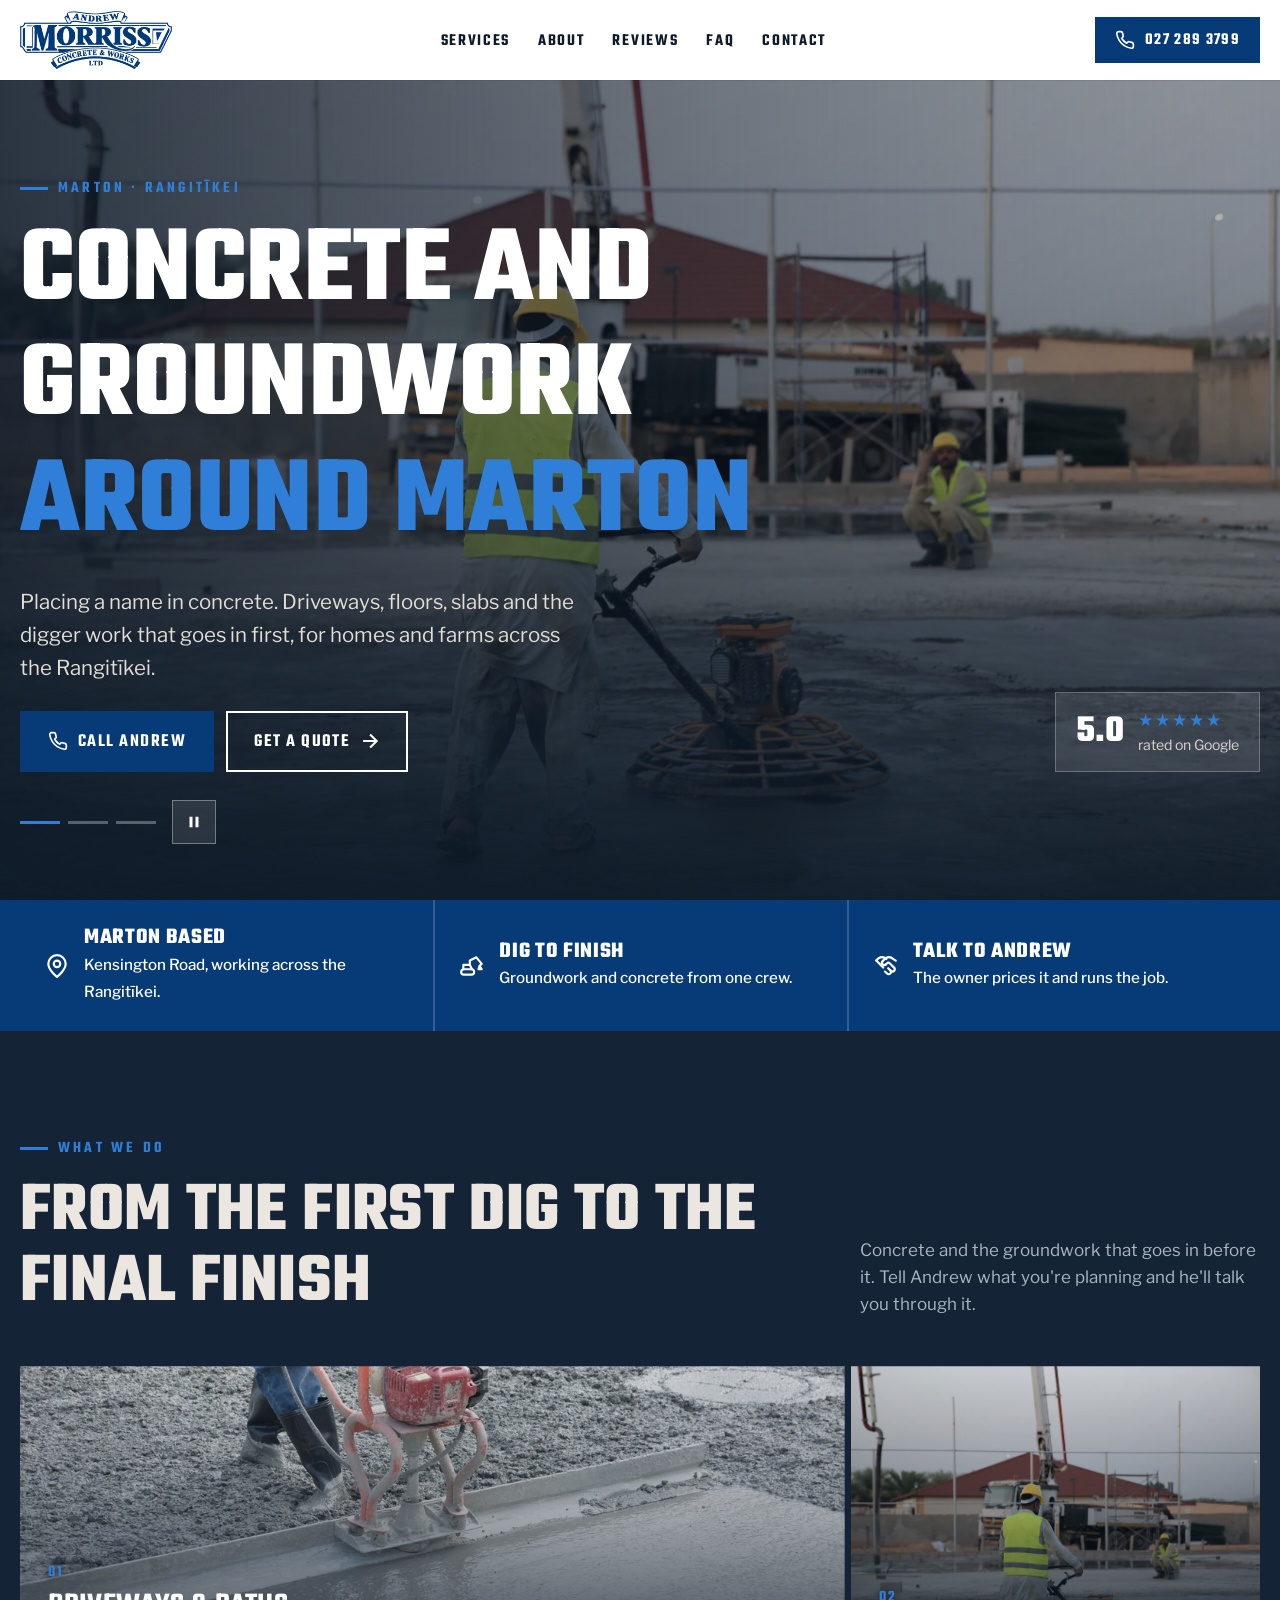
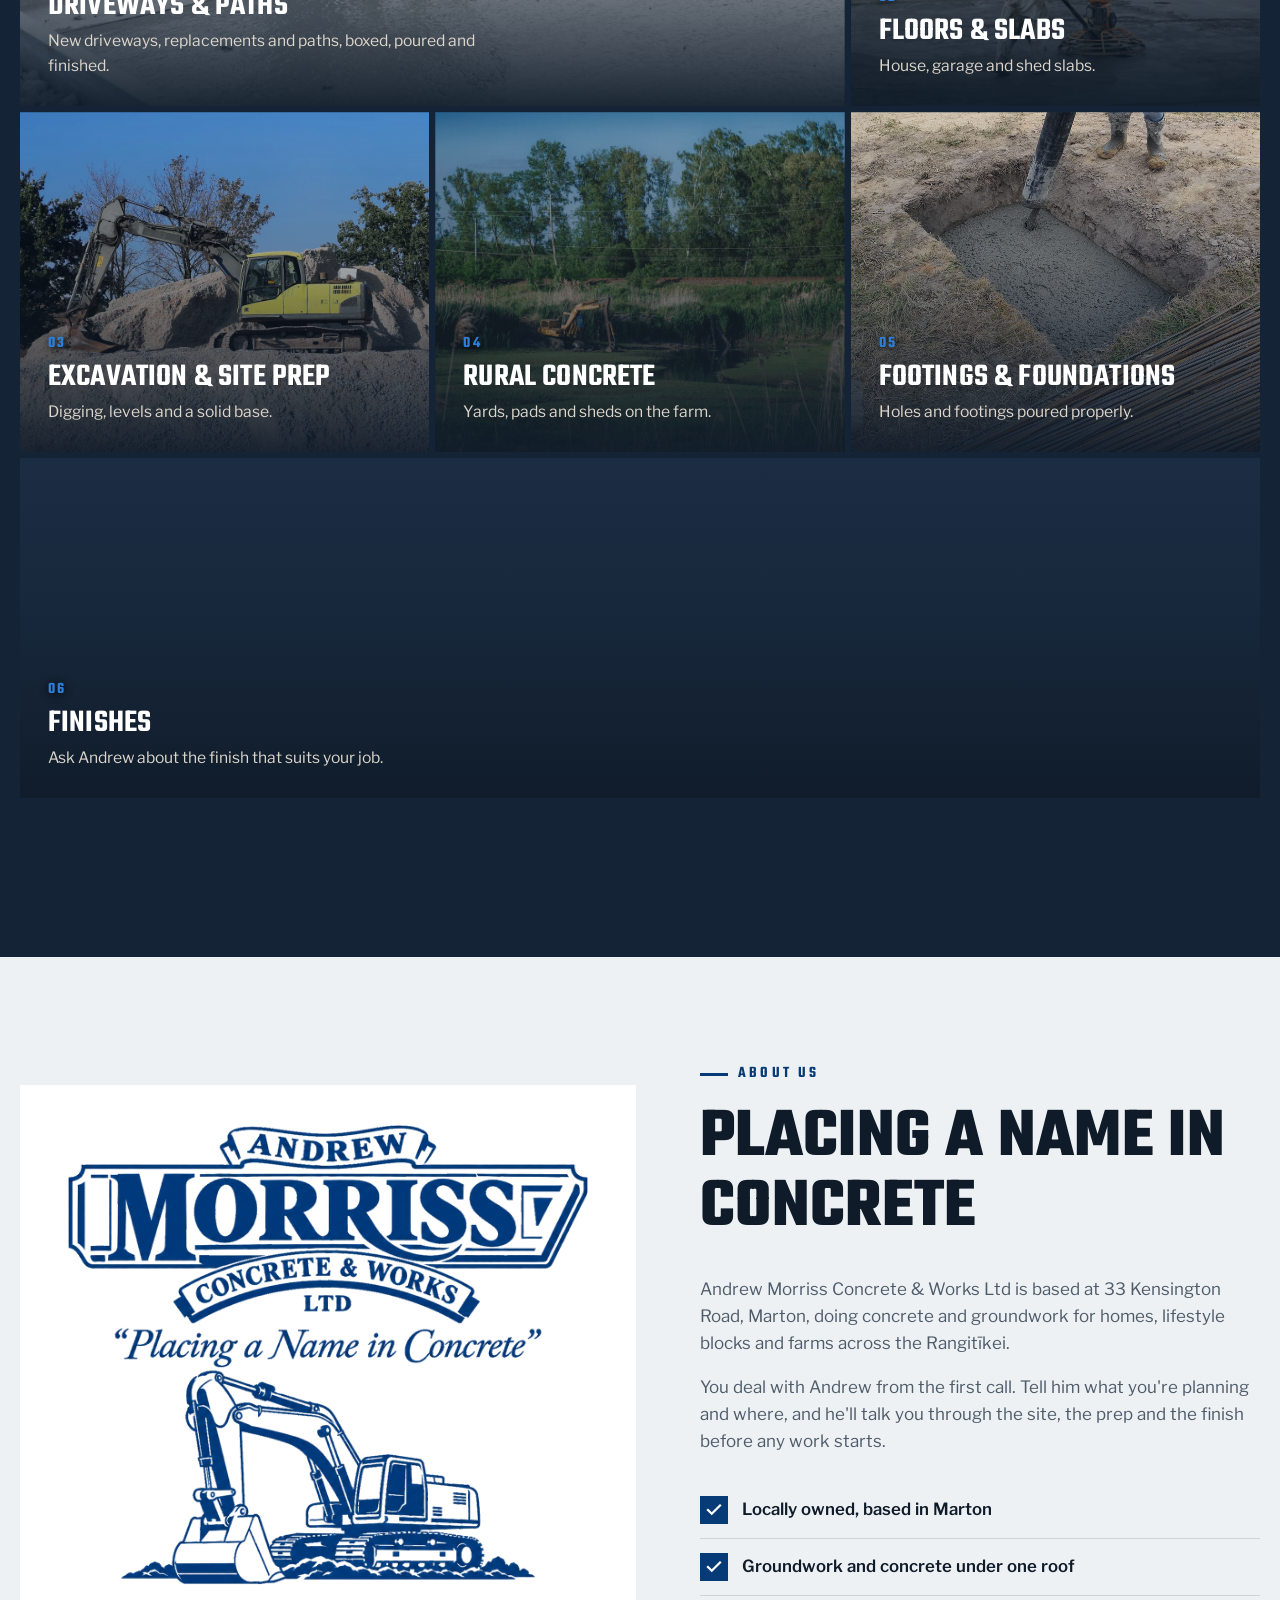
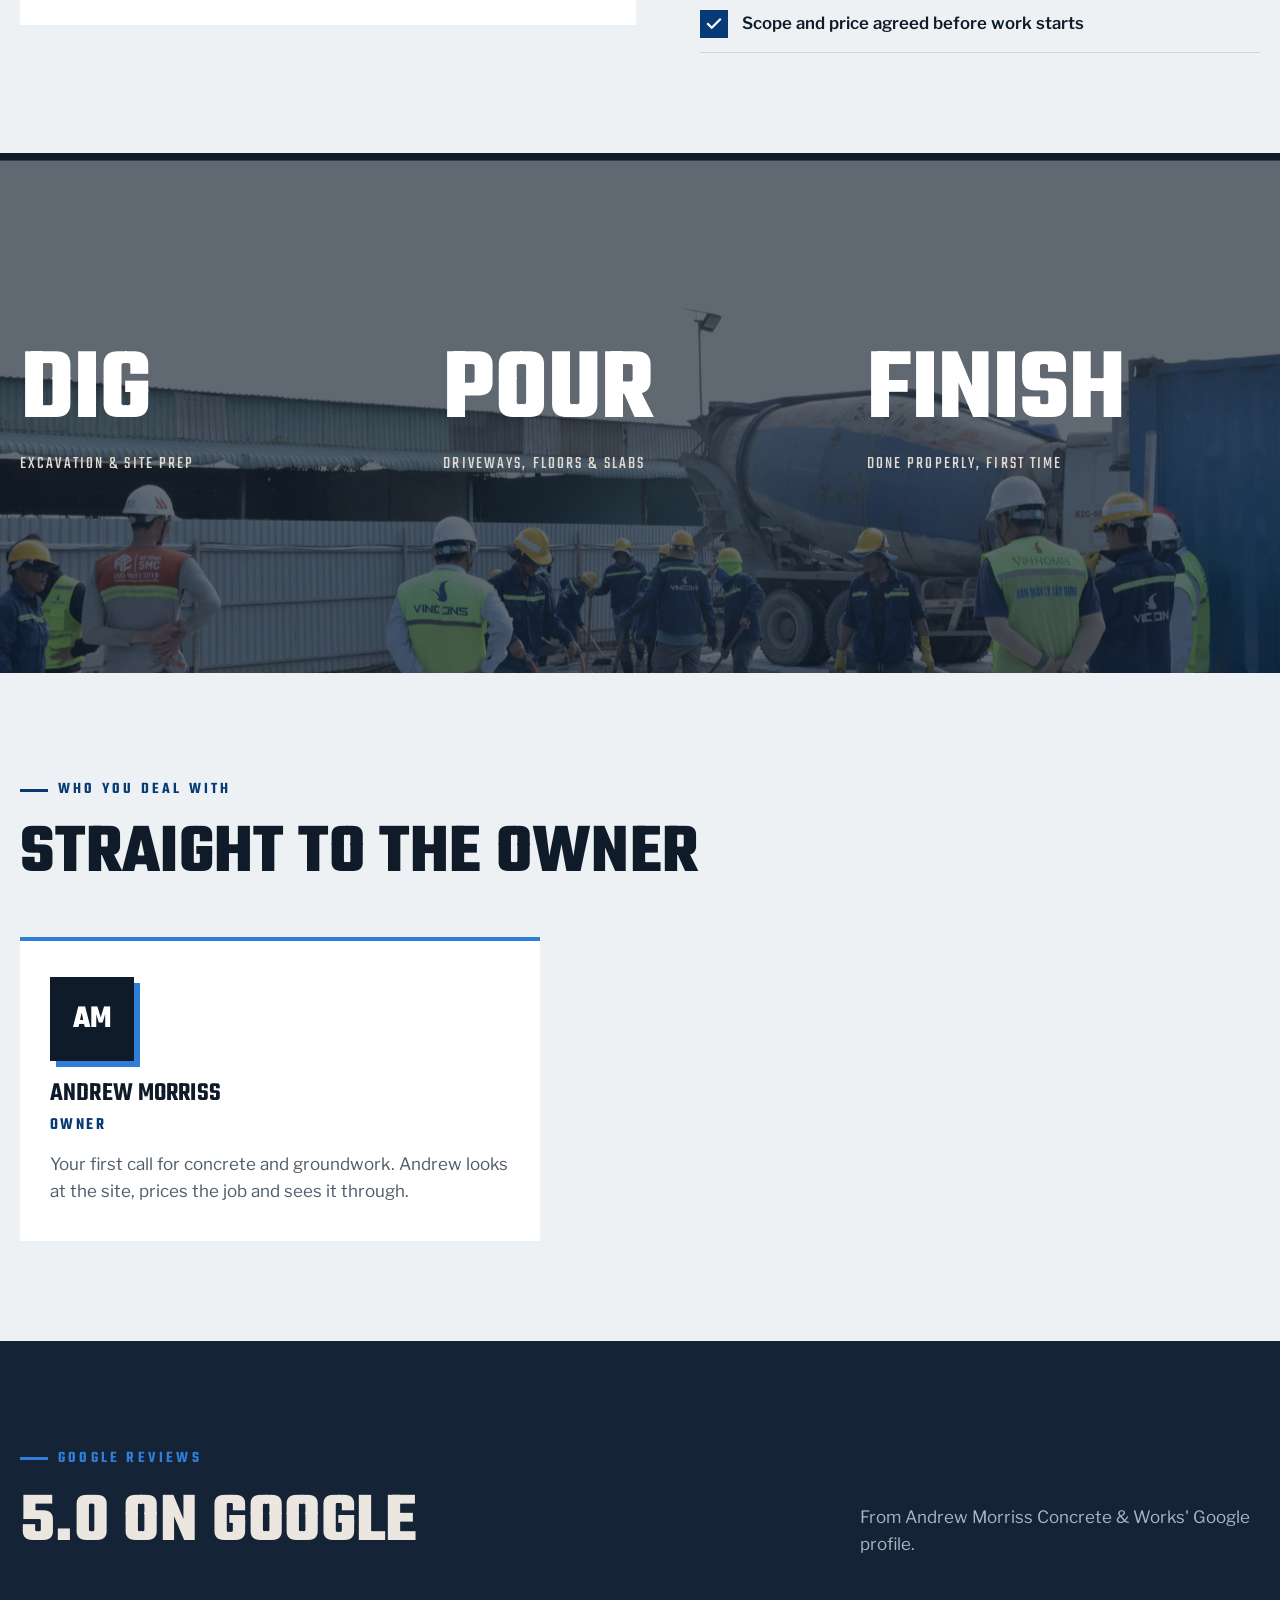
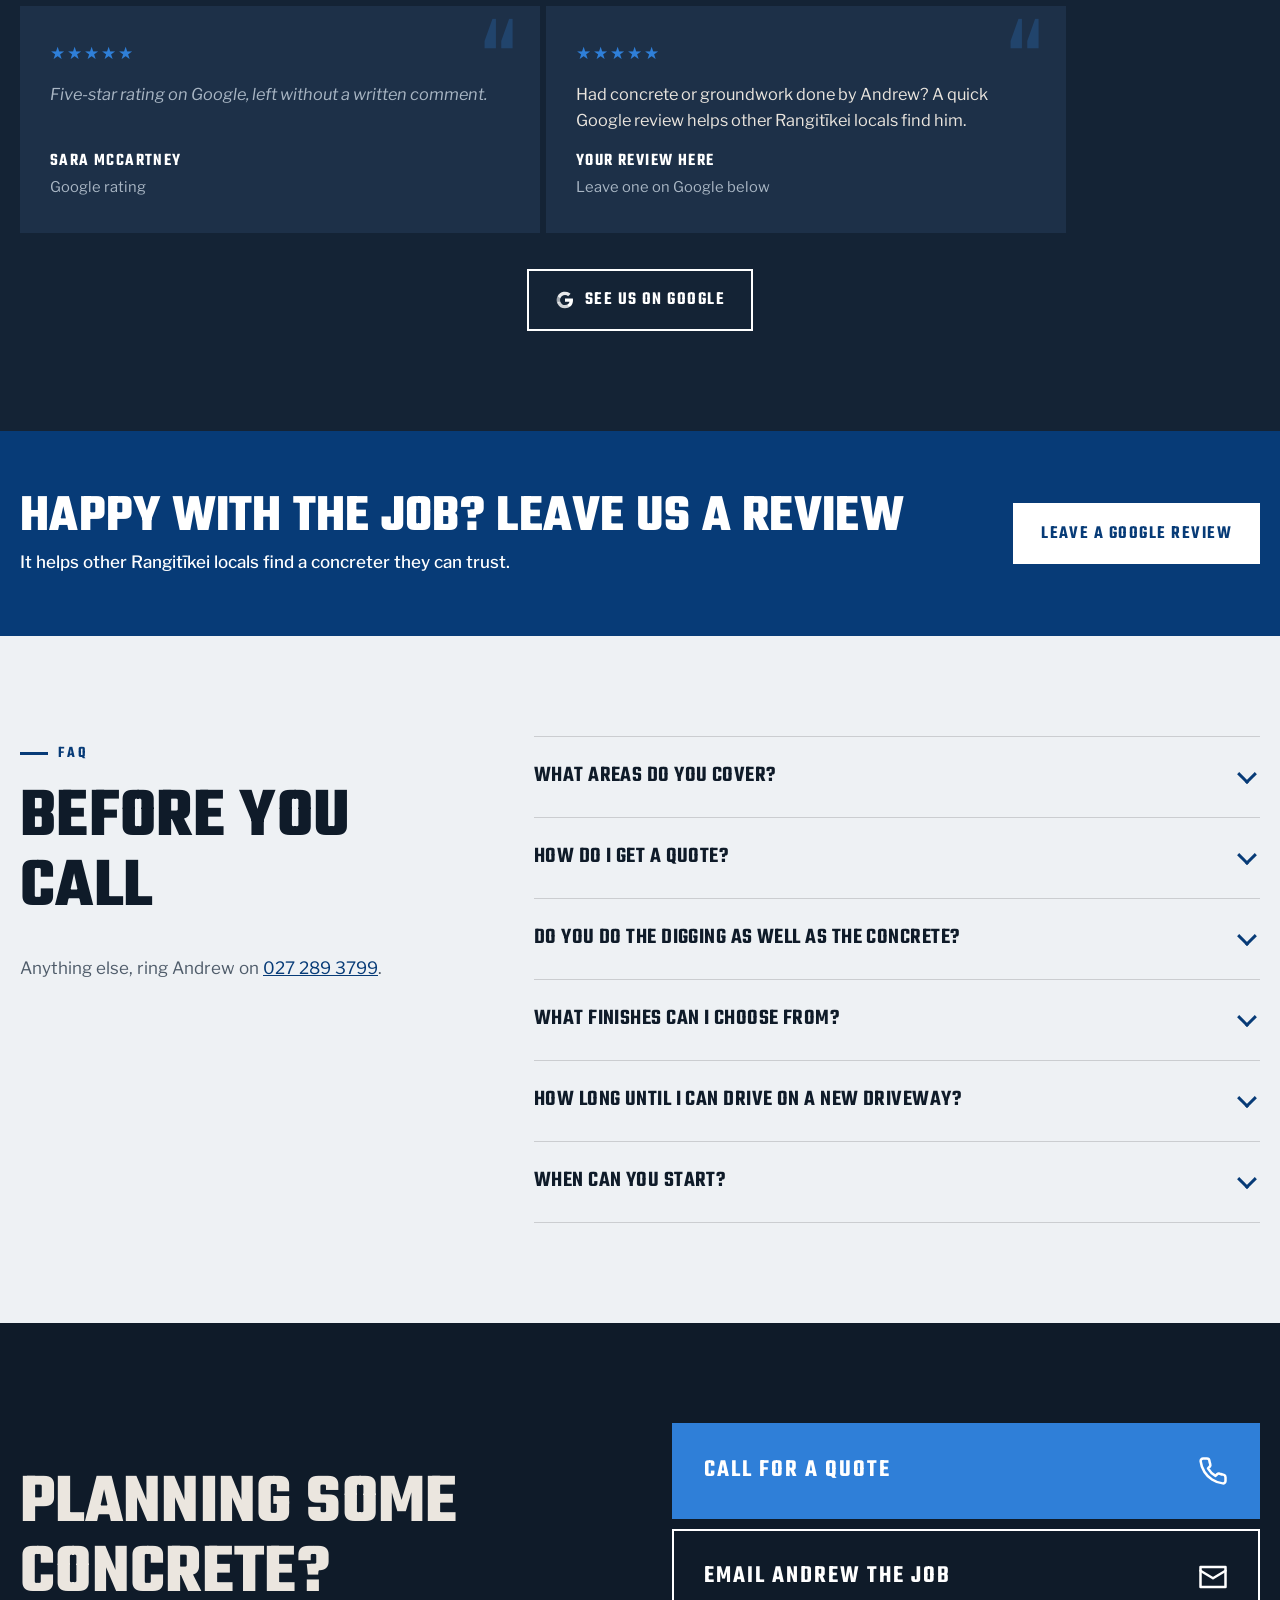
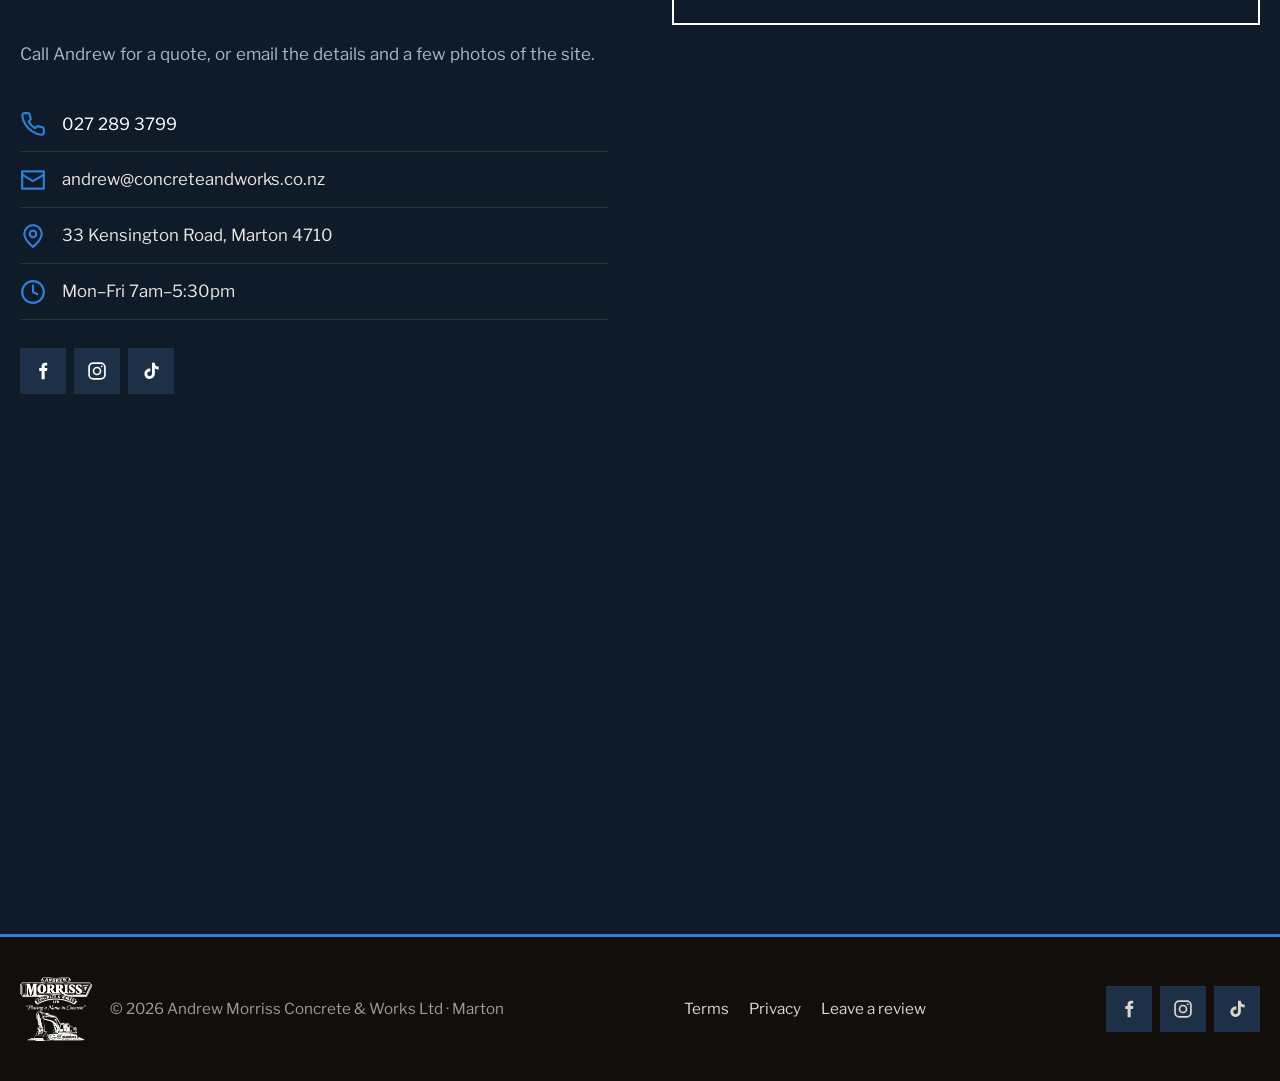
<file: index.html>
<!DOCTYPE html>
<html lang="en-NZ">
<head>
<meta charset="utf-8">
<meta name="viewport" content="width=device-width, initial-scale=1">
<meta name="robots" content="noindex">
<title>Andrew Morriss Concrete &amp; Works | Concrete &amp; Groundwork, Marton</title>
<meta name="description" content="Concrete and groundwork from Marton across the Rangitīkei: driveways, floors and slabs, rural concrete and digger work. Call Andrew on 027 289 3799.">
<meta property="og:title" content="Andrew Morriss Concrete &amp; Works | Marton">
<meta property="og:description" content="Placing a name in concrete. Concrete and groundwork across Marton and the Rangitīkei.">
<meta property="og:image" content="https://andrew-morriss-concrete-works-ltd-d.vercel.app/img/og-image.jpg">
<meta property="og:image:width" content="1200">
<meta property="og:image:height" content="630">
<meta property="og:type" content="website">
<link rel="icon" href="img/favicon.png" type="image/png">
<link rel="apple-touch-icon" href="img/apple-touch-icon.png">
<link rel="preconnect" href="https://fonts.googleapis.com">
<link rel="preconnect" href="https://fonts.gstatic.com" crossorigin>
<link href="https://fonts.googleapis.com/css2?family=Teko:wght@500;600;700&family=Libre+Franklin:wght@400;500;600;700&display=swap" rel="stylesheet">
<link rel="preload" as="image" href="img/hero-1-1920.webp" imagesrcset="img/hero-1-1080.webp 1080w, img/hero-1-1920.webp 1920w, img/hero-1-3840.webp 3840w" imagesizes="100vw">
<script>document.documentElement.classList.add('js')</script>
<link rel="stylesheet" href="style.css">
</head>
<body>

<svg width="0" height="0" style="position:absolute" aria-hidden="true">
  <symbol id="i-phone" viewBox="0 0 24 24" fill="none" stroke="currentColor" stroke-width="2" stroke-linecap="round" stroke-linejoin="round"><path d="M22 16.9v3a2 2 0 0 1-2.2 2 19.8 19.8 0 0 1-8.6-3.1 19.5 19.5 0 0 1-6-6A19.8 19.8 0 0 1 2.1 4.2 2 2 0 0 1 4.1 2h3a2 2 0 0 1 2 1.7c.1 1 .4 1.9.7 2.8a2 2 0 0 1-.5 2.1L8 9.9a16 16 0 0 0 6 6l1.3-1.3a2 2 0 0 1 2.1-.4c.9.3 1.8.6 2.8.7a2 2 0 0 1 1.7 2z"/></symbol>
  <symbol id="i-mail" viewBox="0 0 24 24" fill="none" stroke="currentColor" stroke-width="2" stroke-linecap="round" stroke-linejoin="round"><rect x="2" y="4" width="20" height="16"/><path d="m22 7-10 6L2 7"/></symbol>
  <symbol id="i-pin" viewBox="0 0 24 24" fill="none" stroke="currentColor" stroke-width="2" stroke-linecap="round" stroke-linejoin="round"><path d="M20 10c0 6-8 12-8 12s-8-6-8-12a8 8 0 0 1 16 0z"/><circle cx="12" cy="10" r="3"/></symbol>
  <symbol id="i-clock" viewBox="0 0 24 24" fill="none" stroke="currentColor" stroke-width="2" stroke-linecap="round" stroke-linejoin="round"><circle cx="12" cy="12" r="10"/><path d="M12 6v6l4 2"/></symbol>
  <symbol id="i-check" viewBox="0 0 24 24" fill="none" stroke="currentColor" stroke-width="3" stroke-linecap="square"><path d="M20 6 9 17l-5-5"/></symbol>
  <symbol id="i-arrow" viewBox="0 0 24 24" fill="none" stroke="currentColor" stroke-width="2.5" stroke-linecap="square"><path d="M5 12h14M13 5l7 7-7 7"/></symbol>
  <symbol id="i-truck" viewBox="0 0 24 24" fill="none" stroke="currentColor" stroke-width="2" stroke-linecap="round" stroke-linejoin="round"><path d="M1 5h13v10H1zM14 9h4l3 3v3h-7"/><circle cx="5.5" cy="17.5" r="2"/><circle cx="17.5" cy="17.5" r="2"/></symbol>
  <symbol id="i-digger" viewBox="0 0 24 24" fill="none" stroke="currentColor" stroke-width="2" stroke-linecap="round" stroke-linejoin="round"><rect x="2" y="15" width="12" height="5" rx="2.5"/><path d="M4 15v-4h6l2 4M10 11V7l6-3 5 6-2 2"/><path d="m19 12-1 3h3z"/></symbol>
  <symbol id="i-handshake" viewBox="0 0 24 24" fill="none" stroke="currentColor" stroke-width="2" stroke-linecap="round" stroke-linejoin="round"><path d="M11 17l2 2a1 1 0 1 0 3-3"/><path d="m14 14 2.5 2.5a1 1 0 1 0 3-3l-3.9-3.9a2 2 0 0 0-2.8 0l-.9.9a1 1 0 1 1-3-3l2.8-2.8a5.8 5.8 0 0 1 7 .9L21 7"/><path d="m3 7 2.3-2.3a5.8 5.8 0 0 1 7 .9"/><path d="M3 7l6.4 6.4M7 11l2 2"/></symbol>
  <symbol id="i-play" viewBox="0 0 24 24" fill="currentColor"><path d="M8 5v14l11-7z"/></symbol>
  <symbol id="i-pause" viewBox="0 0 24 24" fill="currentColor"><path d="M6 5h4v14H6zM14 5h4v14h-4z"/></symbol>
  <symbol id="i-google" viewBox="0 0 24 24" fill="currentColor"><path d="M21.6 12.2c0-.7-.1-1.4-.2-2H12v3.8h5.4a4.6 4.6 0 0 1-2 3v2.5h3.2c1.9-1.7 3-4.3 3-7.3z"/><path d="M12 22c2.7 0 5-.9 6.6-2.4l-3.2-2.5c-.9.6-2 1-3.4 1-2.6 0-4.8-1.8-5.6-4.1H3.1v2.6A10 10 0 0 0 12 22z" opacity=".8"/><path d="M6.4 14c-.2-.6-.3-1.3-.3-2s.1-1.4.3-2V7.4H3.1a10 10 0 0 0 0 9.2z" opacity=".6"/><path d="M12 6c1.5 0 2.8.5 3.8 1.5l2.9-2.9A10 10 0 0 0 3.1 7.4L6.4 10C7.2 7.7 9.4 6 12 6z" opacity=".9"/></symbol>
  <symbol id="i-fb" viewBox="0 0 24 24" fill="currentColor"><path d="M14 8.5V6.8c0-.8.2-1.3 1.4-1.3H17V2.2c-.3 0-1.3-.1-2.5-.1-2.5 0-4.2 1.5-4.2 4.3v2.1H7.5V12h2.8v10H14V12h2.8l.4-3.5z"/></symbol>
  <symbol id="i-ig" viewBox="0 0 24 24" fill="none" stroke="currentColor" stroke-width="2"><rect x="2.5" y="2.5" width="19" height="19" rx="5"/><circle cx="12" cy="12" r="4.2"/><circle cx="17.6" cy="6.4" r="1.1" fill="currentColor" stroke="none"/></symbol>
  <symbol id="i-tt" viewBox="0 0 24 24" fill="currentColor"><path d="M16.6 2h-3.4v13.4a2.9 2.9 0 1 1-2.9-2.9c.3 0 .6 0 .9.1V9.1a6.3 6.3 0 1 0 5.4 6.3V8.6a8 8 0 0 0 4.6 1.5V6.7a4.7 4.7 0 0 1-4.6-4.7z"/></symbol>
</svg>

<a class="skip" href="#services">Skip to content</a>

<!-- 1. NAV -->
<header class="nav" id="nav">
  <div class="wrap">
    <a href="#top" class="logo" aria-label="Andrew Morriss Concrete &amp; Works, back to top"><img src="img/logo-wordmark.png" alt="Andrew Morriss Concrete &amp; Works Ltd" width="1144" height="437"></a>
    <ul class="nav-links" id="navLinks">
      <li><a href="#services">Services</a></li>
      <li><a href="#about">About</a></li>
      <li><a href="#reviews">Reviews</a></li>
      <li><a href="#faq">FAQ</a></li>
      <li><a href="#contact">Contact</a></li>
    </ul>
    <div class="nav-right">
      <a class="btn btn-primary nav-call" href="tel:+64272893799"><svg class="icon" aria-hidden="true"><use href="#i-phone"/></svg><span class="label">027 289 3799</span><span class="sr">Call 027 289 3799</span></a>
      <button class="burger" id="burger" aria-label="Open menu" aria-expanded="false" aria-controls="navLinks">
        <svg viewBox="0 0 24 24" fill="none" stroke="currentColor" stroke-width="2.4" stroke-linecap="square" aria-hidden="true"><path d="M3 6h18M3 12h18M3 18h18"/></svg>
      </button>
    </div>
  </div>
</header>

<main id="top">

<!-- 2. HERO -->
<section class="hero" aria-label="Introduction">
  <div class="hero-slides" id="heroSlides">
    <img class="active" src="img/hero-1-1920.webp" srcset="img/hero-1-1080.webp 1080w, img/hero-1-1920.webp 1920w, img/hero-1-3840.webp 3840w" sizes="100vw" alt="A concrete floor being power-floated after the pour (stock photo)" width="1920" height="1280" fetchpriority="high">
    <img src="img/hero-2-1920.webp" srcset="img/hero-2-1080.webp 1080w, img/hero-2-1920.webp 1920w, img/hero-2-3840.webp 3840w" sizes="100vw" alt="An excavator working a pile of fill (stock photo)" width="1920" height="1440" loading="lazy">
    <img src="img/hero-3-1920.webp" srcset="img/hero-3-1080.webp 1080w, img/hero-3-1920.webp 1920w, img/hero-3-3840.webp 3840w" sizes="100vw" alt="Fresh concrete being screeded level between boxing (stock photo)" width="1920" height="1280" loading="lazy">
  </div>
  <div class="wrap">
    <span class="eyebrow hero-fade">Marton · Rangitīkei</span>
    <h1>
      <span class="line"><span>Concrete and</span></span>
      <span class="line"><span>groundwork</span></span>
      <span class="line"><span class="hl">around Marton</span></span>
    </h1>
    <div class="hero-bottom hero-fade">
      <div>
        <p class="lead">Placing a name in concrete. Driveways, floors, slabs and the digger work that goes in first, for homes and farms across the Rangitīkei.</p>
        <div class="hero-ctas">
          <a class="btn btn-primary" href="tel:+64272893799"><svg class="icon" aria-hidden="true"><use href="#i-phone"/></svg>Call Andrew</a>
          <a class="btn btn-ghost" href="#contact">Get a quote <svg class="icon" aria-hidden="true"><use href="#i-arrow"/></svg></a>
        </div>
      </div>
      <a class="rating" href="https://maps.google.com/?cid=3403071873945473252" target="_blank" rel="noopener" aria-label="Rated 5.0 on Google, opens the Google listing">
        <span class="num">5.0</span>
        <span><span class="stars" aria-hidden="true">★★★★★</span><small>rated on Google</small></span>
      </a>
    </div>
    <div class="hero-controls hero-fade">
      <div class="slide-dots" id="dots" aria-hidden="true"><span class="on"></span><span></span><span></span></div>
      <button class="slide-toggle" id="slideToggle" type="button" aria-pressed="false" aria-label="Pause slideshow"><svg class="i-pause" aria-hidden="true"><use href="#i-pause"/></svg><svg class="i-play" aria-hidden="true"><use href="#i-play"/></svg></button>
    </div>
  </div>
</section>

<!-- 3. TRUST STRIP -->
<section class="trust" aria-label="Why Andrew Morriss">
  <div class="wrap trust-grid">
    <div class="trust-item"><svg class="icon" aria-hidden="true"><use href="#i-pin"/></svg><div><strong>Marton based</strong><span>Kensington Road, working across the Rangitīkei.</span></div></div>
    <div class="trust-item"><svg class="icon" aria-hidden="true"><use href="#i-digger"/></svg><div><strong>Dig to finish</strong><span>Groundwork and concrete from one crew.</span></div></div>
    <div class="trust-item"><svg class="icon" aria-hidden="true"><use href="#i-handshake"/></svg><div><strong>Talk to Andrew</strong><span>The owner prices it and runs the job.</span></div></div>
  </div>
</section>

<!-- 4. SERVICES -->
<section id="services" class="band-dark">
  <div class="wrap">
    <div class="section-head">
      <div><span class="eyebrow reveal">What we do</span><h2 class="reveal">From the first dig to the final finish</h2></div>
      <p class="muted reveal">Concrete and the groundwork that goes in before it. Tell Andrew what you're planning and he'll talk you through it.</p>
    </div>
    <div class="tiles">
      <a href="#contact" class="tile wide wipe"><img src="img/t-slab-1920.webp" srcset="img/t-slab-1080.webp 1080w, img/t-slab-1920.webp 1920w" sizes="(max-width:600px) 100vw, 66vw" alt="Concrete being screeded level (stock photo)" width="1920" height="1280" loading="lazy"><div class="tile-body"><span class="num">01</span><h3>Driveways &amp; paths</h3><p>New driveways, replacements and paths, boxed, poured and finished.</p></div></a>
      <a href="#contact" class="tile wipe"><img src="img/t-floor-1920.webp" srcset="img/t-floor-1080.webp 1080w, img/t-floor-1920.webp 1920w" sizes="(max-width:600px) 100vw, 33vw" alt="A floor being power-floated (stock photo)" width="1920" height="1280" loading="lazy"><div class="tile-body"><span class="num">02</span><h3>Floors &amp; slabs</h3><p>House, garage and shed slabs.</p></div></a>
      <a href="#contact" class="tile wipe"><img src="img/t-dig-1920.webp" srcset="img/t-dig-1080.webp 1080w, img/t-dig-1920.webp 1920w" sizes="(max-width:600px) 100vw, 33vw" alt="An excavator at work (stock photo)" width="1920" height="1440" loading="lazy"><div class="tile-body"><span class="num">03</span><h3>Excavation &amp; site prep</h3><p>Digging, levels and a solid base.</p></div></a>
      <a href="#contact" class="tile wipe"><img src="img/t-rural-1920.webp" srcset="img/t-rural-1080.webp 1080w, img/t-rural-1920.webp 1920w" sizes="(max-width:600px) 100vw, 33vw" alt="A digger working in open country (stock photo)" width="1920" height="1280" loading="lazy"><div class="tile-body"><span class="num">04</span><h3>Rural concrete</h3><p>Yards, pads and sheds on the farm.</p></div></a>
      <a href="#contact" class="tile wipe"><img src="img/t-footing-1920.webp" srcset="img/t-footing-1080.webp 1080w, img/t-footing-1920.webp 1920w" sizes="(max-width:600px) 100vw, 33vw" alt="Concrete pumped into a footing (stock photo)" width="1440" height="1920" loading="lazy"><div class="tile-body"><span class="num">05</span><h3>Footings &amp; foundations</h3><p>Holes and footings poured properly.</p></div></a>
      <a href="#contact" class="tile full wipe"><img src="img/t-texture-1920.webp" srcset="img/t-texture-1080.webp 1080w, img/t-texture-1920.webp 1920w" sizes="100vw" alt="Smooth finished concrete surface (stock photo)" width="1920" height="1920" loading="lazy"><div class="tile-body"><span class="num">06</span><h3>Finishes</h3><p>Ask Andrew about the finish that suits your job.</p></div></a>
    </div>
    <p class="muted note reveal">Photos on this demo are stock examples. Andrew's own job photos would go here.</p>
  </div>
</section>

<!-- 5. ABOUT -->
<section id="about" class="band-light">
  <div class="wrap about-grid">
    <div class="about-img logo-panel wipe-up">
      <img src="img/logo-full.png" alt="Andrew Morriss Concrete &amp; Works Ltd logo with the tagline Placing a Name in Concrete" width="1144" height="1012" loading="lazy">
    </div>
    <div>
      <span class="eyebrow reveal">About us</span>
      <h2 class="reveal">Placing a name in concrete</h2>
      <p class="muted reveal">Andrew Morriss Concrete &amp; Works Ltd is based at 33 Kensington Road, Marton, doing concrete and groundwork for homes, lifestyle blocks and farms across the Rangitīkei.</p>
      <p class="muted reveal">You deal with Andrew from the first call. Tell him what you're planning and where, and he'll talk you through the site, the prep and the finish before any work starts.</p>
      <ul class="checklist reveal">
        <li><svg class="icon" aria-hidden="true"><use href="#i-check"/></svg>Locally owned, based in Marton</li>
        <li><svg class="icon" aria-hidden="true"><use href="#i-check"/></svg>Groundwork and concrete under one roof</li>
        <li><svg class="icon" aria-hidden="true"><use href="#i-check"/></svg>Scope and price agreed before work starts</li>
      </ul>
    </div>
  </div>
</section>

<!-- STATS BAND -->
<section class="parallax" aria-label="At a glance">
  <div class="bg" id="parallaxBg"></div>
  <div class="wrap">
    <div class="stats">
      <div class="stat reveal"><div class="n">Dig</div><p>Excavation &amp; site prep</p></div>
      <div class="stat reveal"><div class="n">Pour</div><p>Driveways, floors &amp; slabs</p></div>
      <div class="stat reveal"><div class="n">Finish</div><p>Done properly, first time</p></div>
    </div>
  </div>
</section>

<!-- 6. TEAM -->
<section id="team" class="band-light">
  <div class="wrap">
    <div class="section-head">
      <div><span class="eyebrow reveal">Who you deal with</span><h2 class="reveal">Straight to the owner</h2></div>
    </div>
    <div class="team-grid">
      <div class="team-card reveal"><div class="avatar">AM</div><h3>Andrew Morriss</h3><p class="role">Owner</p><p>Your first call for concrete and groundwork. Andrew looks at the site, prices the job and sees it through.</p></div>
    </div>
  </div>
</section>

<!-- 7. REVIEWS -->
<section id="reviews" class="band-dark">
  <div class="wrap">
    <div class="section-head">
      <div><span class="eyebrow reveal">Google reviews</span><h2 class="reveal">5.0 on Google</h2></div>
      <p class="muted reveal">From Andrew Morriss Concrete &amp; Works' Google profile.</p>
    </div>
    <div class="reviews-grid two">
      <article class="review reveal"><div class="stars" aria-label="5 out of 5 stars">★★★★★</div><p class="rating-only">Five-star rating on Google, left without a written comment.</p><footer><strong>Sara McCartney</strong>Google rating</footer></article>
      <article class="review reveal"><div class="stars" aria-hidden="true">★★★★★</div><p>Had concrete or groundwork done by Andrew? A quick Google review helps other Rangitīkei locals find him.</p><footer><strong>Your review here</strong>Leave one on Google below</footer></article>
    </div>
    <div class="center reveal"><a class="btn btn-ghost" href="https://maps.google.com/?cid=3403071873945473252" target="_blank" rel="noopener"><svg class="icon" aria-hidden="true"><use href="#i-google"/></svg>See us on Google</a></div>
  </div>
</section>

<!-- 8. LEAVE A REVIEW -->
<section class="review-banner" aria-label="Leave a review">
  <div class="wrap">
    <div><h2>Happy with the job? Leave us a review</h2><p>It helps other Rangitīkei locals find a concreter they can trust.</p></div>
    <a class="btn" href="https://search.google.com/local/writereview?placeid=ChIJ86XpK9s7QG0R5JCkz9YjOi8" target="_blank" rel="noopener">Leave a Google review</a>
  </div>
</section>

<!-- 9. FAQ -->
<section id="faq" class="band-light">
  <div class="wrap faq-grid">
    <div><span class="eyebrow reveal">FAQ</span><h2 class="reveal">Before you call</h2><p class="muted reveal">Anything else, ring Andrew on <a href="tel:+64272893799">027 289 3799</a>.</p></div>
    <div class="faq-list reveal">
      <details><summary>What areas do you cover?</summary><p>We're based in Marton and work across the Rangitīkei. If your job's further afield, give Andrew a ring and ask.</p></details>
      <details><summary>How do I get a quote?</summary><p>Call or email with what you're planning, roughly how big it is and where it is. A few photos of the site help. Andrew will come back to you to talk it through.</p></details>
      <details><summary>Do you do the digging as well as the concrete?</summary><p>Yes. Excavation and site prep go in before the pour, so the whole job can be handled together. Ask Andrew what your site needs.</p></details>
      <details><summary>What finishes can I choose from?</summary><p>That depends on the job and how the concrete will be used. Ask Andrew about the options when he prices it.</p></details>
      <details><summary>How long until I can drive on a new driveway?</summary><p>It depends on the mix, the weather and the job, so ask Andrew for the right timing for yours.</p></details>
      <details><summary>When can you start?</summary><p>Ring Andrew to talk about timing. He'll let you know when he can fit your job in.</p></details>
    </div>
  </div>
</section>

<!-- 10. CONTACT -->
<section id="contact" class="contact">
  <div class="wrap contact-grid">
    <div>
      <span class="eyebrow reveal">Contact</span>
      <h2 class="reveal">Planning some concrete?</h2>
      <p class="muted reveal">Call Andrew for a quote, or email the details and a few photos of the site.</p>
      <ul class="contact-rows reveal">
        <li><svg class="icon" aria-hidden="true"><use href="#i-phone"/></svg><a href="tel:+64272893799">027 289 3799</a></li>
        <li><svg class="icon" aria-hidden="true"><use href="#i-mail"/></svg><span id="emailText">andrew [at] concreteandworks.co.nz</span></li>
        <li><svg class="icon" aria-hidden="true"><use href="#i-pin"/></svg><span>33 Kensington Road, Marton 4710</span></li>
        <li><svg class="icon" aria-hidden="true"><use href="#i-clock"/></svg><span>Mon–Fri 7am–5:30pm</span></li>
      </ul>
      <div class="socials reveal">
        <a href="https://www.facebook.com/search/top?q=Andrew%20Morriss%20Concrete%20Works" target="_blank" rel="noopener" aria-label="Search Facebook for Andrew Morriss Concrete"><svg aria-hidden="true"><use href="#i-fb"/></svg></a>
        <a href="https://www.instagram.com/explore/search/keyword/?q=Andrew%20Morriss%20Concrete" target="_blank" rel="noopener" aria-label="Search Instagram for Andrew Morriss Concrete"><svg aria-hidden="true"><use href="#i-ig"/></svg></a>
        <a href="https://www.tiktok.com/search?q=Andrew%20Morriss%20Concrete" target="_blank" rel="noopener" aria-label="Search TikTok for Andrew Morriss Concrete"><svg aria-hidden="true"><use href="#i-tt"/></svg></a>
      </div>
    </div>
    <div class="contact-actions">
      <a class="btn btn-primary reveal" href="tel:+64272893799">Call for a quote <svg class="icon" aria-hidden="true"><use href="#i-phone"/></svg></a>
      <a class="btn btn-ghost reveal" href="#" data-gmail data-user="andrew" data-domain="concreteandworks.co.nz" data-su="Concrete%20quote" data-body="Hi%20Andrew%2C%0A%0AWhat%20I'm%20planning%3A%0AWhere%3A%0ARough%20size%3A%0A%0AI'll%20attach%20a%20few%20photos%20of%20the%20site.%0A%0AThanks">Email Andrew the job <svg class="icon" aria-hidden="true"><use href="#i-mail"/></svg></a>
    </div>
  </div>
</section>

<!-- 11. MAP -->
<section class="map" aria-label="Map">
  <iframe title="Map to Andrew Morriss Concrete &amp; Works, 33 Kensington Road, Marton" src="https://www.google.com/maps?q=Andrew+Morriss+Concrete+%26+Works+Ltd,+33+Kensington+Road,+Marton+4710&amp;output=embed" loading="lazy" referrerpolicy="no-referrer-when-downgrade"></iframe>
</section>

</main>

<!-- 12. FOOTER -->
<footer class="footer">
  <div class="wrap">
    <div class="foot-brand">
      <img src="img/logo-full-white.png" alt="Andrew Morriss Concrete &amp; Works logo" width="1144" height="1012" loading="lazy">
      <span>© <span id="year">2026</span> Andrew Morriss Concrete &amp; Works Ltd · Marton</span>
    </div>
    <div class="footer-links">
      <a href="terms.html">Terms</a>
      <a href="privacy.html">Privacy</a>
      <a href="https://search.google.com/local/writereview?placeid=ChIJ86XpK9s7QG0R5JCkz9YjOi8" target="_blank" rel="noopener">Leave a review</a>
    </div>
    <div class="socials">
      <a href="https://www.facebook.com/search/top?q=Andrew%20Morriss%20Concrete%20Works" target="_blank" rel="noopener" aria-label="Search Facebook for Andrew Morriss Concrete"><svg aria-hidden="true"><use href="#i-fb"/></svg></a>
      <a href="https://www.instagram.com/explore/search/keyword/?q=Andrew%20Morriss%20Concrete" target="_blank" rel="noopener" aria-label="Search Instagram for Andrew Morriss Concrete"><svg aria-hidden="true"><use href="#i-ig"/></svg></a>
      <a href="https://www.tiktok.com/search?q=Andrew%20Morriss%20Concrete" target="_blank" rel="noopener" aria-label="Search TikTok for Andrew Morriss Concrete"><svg aria-hidden="true"><use href="#i-tt"/></svg></a>
    </div>
  </div>
</footer>

<script src="script.js"></script>
</body>
</html>
</file>
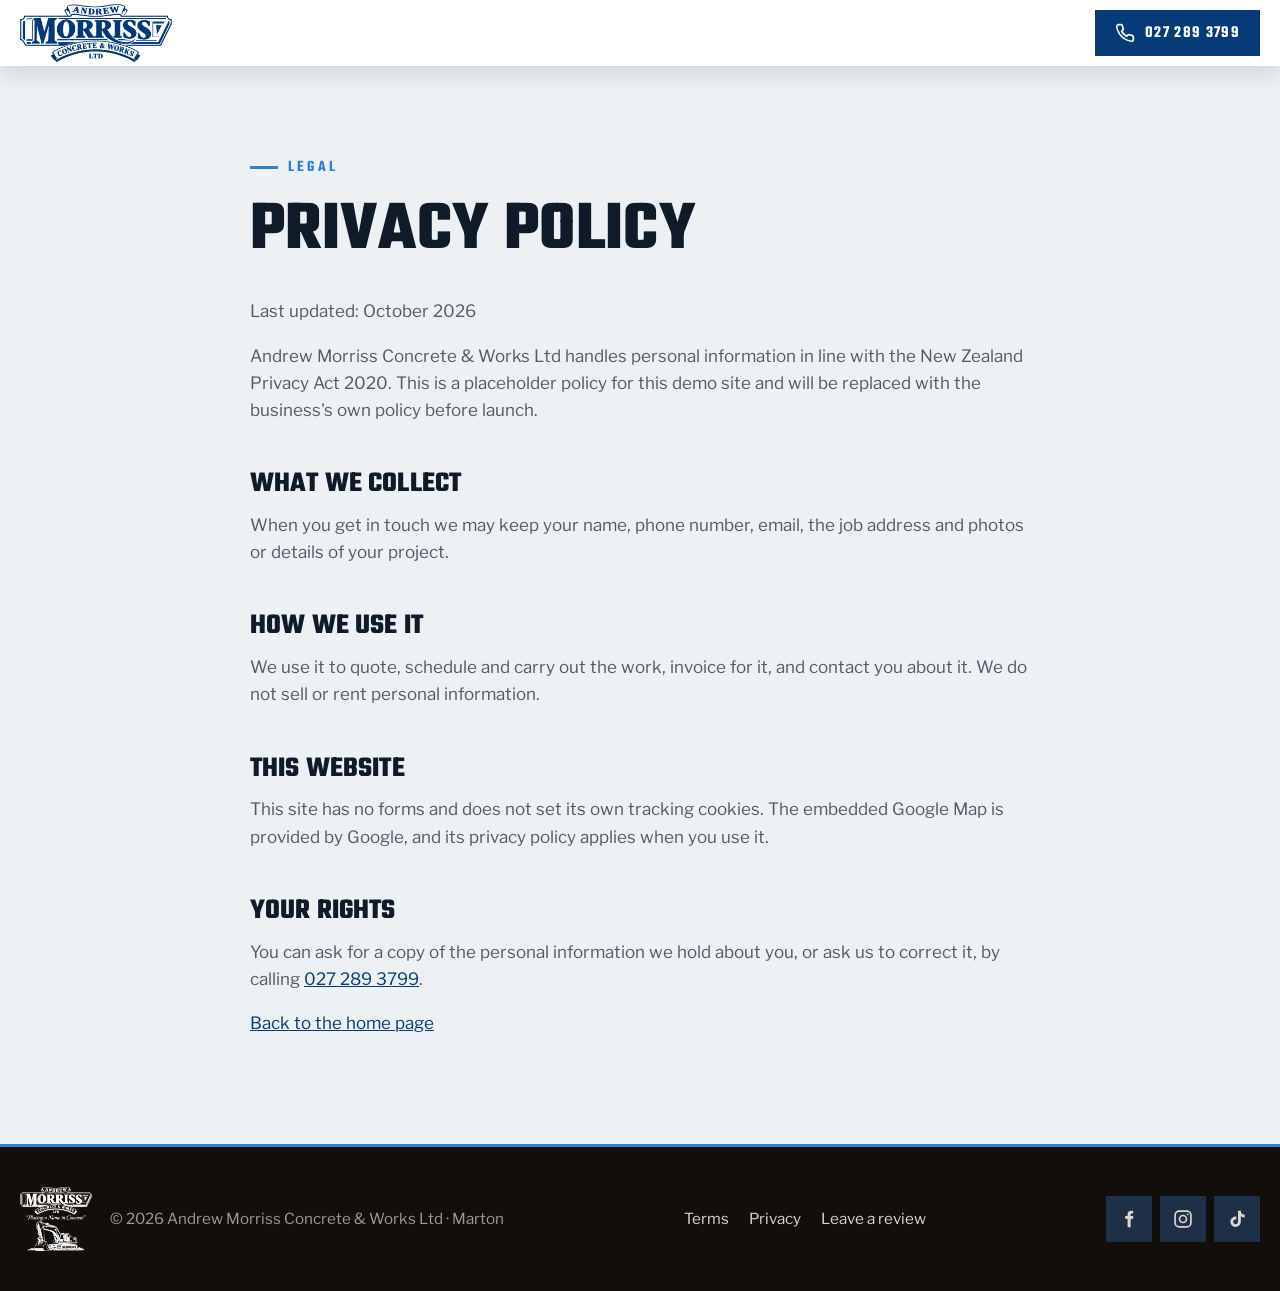
<file: privacy.html>
<!DOCTYPE html>
<html lang="en-NZ">
<head>
<meta charset="utf-8">
<meta name="viewport" content="width=device-width, initial-scale=1">
<meta name="robots" content="noindex">
<title>Privacy Policy | Andrew Morriss Concrete &amp; Works</title>
<meta name="description" content="Privacy Policy for Andrew Morriss Concrete &amp; Works Ltd, Marton.">
<link rel="icon" href="img/favicon.png" type="image/png">
<link rel="apple-touch-icon" href="img/apple-touch-icon.png">
<link rel="preconnect" href="https://fonts.googleapis.com">
<link rel="preconnect" href="https://fonts.gstatic.com" crossorigin>
<link href="https://fonts.googleapis.com/css2?family=Teko:wght@500;600;700&family=Libre+Franklin:wght@400;500;600;700&display=swap" rel="stylesheet">
<link rel="stylesheet" href="style.css">
</head>
<body>
<svg width="0" height="0" style="position:absolute" aria-hidden="true">
  <symbol id="i-phone" viewBox="0 0 24 24" fill="none" stroke="currentColor" stroke-width="2" stroke-linecap="round" stroke-linejoin="round"><path d="M22 16.9v3a2 2 0 0 1-2.2 2 19.8 19.8 0 0 1-8.6-3.1 19.5 19.5 0 0 1-6-6A19.8 19.8 0 0 1 2.1 4.2 2 2 0 0 1 4.1 2h3a2 2 0 0 1 2 1.7c.1 1 .4 1.9.7 2.8a2 2 0 0 1-.5 2.1L8 9.9a16 16 0 0 0 6 6l1.3-1.3a2 2 0 0 1 2.1-.4c.9.3 1.8.6 2.8.7a2 2 0 0 1 1.7 2z"/></symbol>
  <symbol id="i-mail" viewBox="0 0 24 24" fill="none" stroke="currentColor" stroke-width="2" stroke-linecap="round" stroke-linejoin="round"><rect x="2" y="4" width="20" height="16"/><path d="m22 7-10 6L2 7"/></symbol>
  <symbol id="i-pin" viewBox="0 0 24 24" fill="none" stroke="currentColor" stroke-width="2" stroke-linecap="round" stroke-linejoin="round"><path d="M20 10c0 6-8 12-8 12s-8-6-8-12a8 8 0 0 1 16 0z"/><circle cx="12" cy="10" r="3"/></symbol>
  <symbol id="i-clock" viewBox="0 0 24 24" fill="none" stroke="currentColor" stroke-width="2" stroke-linecap="round" stroke-linejoin="round"><circle cx="12" cy="12" r="10"/><path d="M12 6v6l4 2"/></symbol>
  <symbol id="i-check" viewBox="0 0 24 24" fill="none" stroke="currentColor" stroke-width="3" stroke-linecap="square"><path d="M20 6 9 17l-5-5"/></symbol>
  <symbol id="i-arrow" viewBox="0 0 24 24" fill="none" stroke="currentColor" stroke-width="2.5" stroke-linecap="square"><path d="M5 12h14M13 5l7 7-7 7"/></symbol>
  <symbol id="i-truck" viewBox="0 0 24 24" fill="none" stroke="currentColor" stroke-width="2" stroke-linecap="round" stroke-linejoin="round"><path d="M1 5h13v10H1zM14 9h4l3 3v3h-7"/><circle cx="5.5" cy="17.5" r="2"/><circle cx="17.5" cy="17.5" r="2"/></symbol>
  <symbol id="i-digger" viewBox="0 0 24 24" fill="none" stroke="currentColor" stroke-width="2" stroke-linecap="round" stroke-linejoin="round"><rect x="2" y="15" width="12" height="5" rx="2.5"/><path d="M4 15v-4h6l2 4M10 11V7l6-3 5 6-2 2"/><path d="m19 12-1 3h3z"/></symbol>
  <symbol id="i-handshake" viewBox="0 0 24 24" fill="none" stroke="currentColor" stroke-width="2" stroke-linecap="round" stroke-linejoin="round"><path d="M11 17l2 2a1 1 0 1 0 3-3"/><path d="m14 14 2.5 2.5a1 1 0 1 0 3-3l-3.9-3.9a2 2 0 0 0-2.8 0l-.9.9a1 1 0 1 1-3-3l2.8-2.8a5.8 5.8 0 0 1 7 .9L21 7"/><path d="m3 7 2.3-2.3a5.8 5.8 0 0 1 7 .9"/><path d="M3 7l6.4 6.4M7 11l2 2"/></symbol>
  <symbol id="i-play" viewBox="0 0 24 24" fill="currentColor"><path d="M8 5v14l11-7z"/></symbol>
  <symbol id="i-pause" viewBox="0 0 24 24" fill="currentColor"><path d="M6 5h4v14H6zM14 5h4v14h-4z"/></symbol>
  <symbol id="i-google" viewBox="0 0 24 24" fill="currentColor"><path d="M21.6 12.2c0-.7-.1-1.4-.2-2H12v3.8h5.4a4.6 4.6 0 0 1-2 3v2.5h3.2c1.9-1.7 3-4.3 3-7.3z"/><path d="M12 22c2.7 0 5-.9 6.6-2.4l-3.2-2.5c-.9.6-2 1-3.4 1-2.6 0-4.8-1.8-5.6-4.1H3.1v2.6A10 10 0 0 0 12 22z" opacity=".8"/><path d="M6.4 14c-.2-.6-.3-1.3-.3-2s.1-1.4.3-2V7.4H3.1a10 10 0 0 0 0 9.2z" opacity=".6"/><path d="M12 6c1.5 0 2.8.5 3.8 1.5l2.9-2.9A10 10 0 0 0 3.1 7.4L6.4 10C7.2 7.7 9.4 6 12 6z" opacity=".9"/></symbol>
  <symbol id="i-fb" viewBox="0 0 24 24" fill="currentColor"><path d="M14 8.5V6.8c0-.8.2-1.3 1.4-1.3H17V2.2c-.3 0-1.3-.1-2.5-.1-2.5 0-4.2 1.5-4.2 4.3v2.1H7.5V12h2.8v10H14V12h2.8l.4-3.5z"/></symbol>
  <symbol id="i-ig" viewBox="0 0 24 24" fill="none" stroke="currentColor" stroke-width="2"><rect x="2.5" y="2.5" width="19" height="19" rx="5"/><circle cx="12" cy="12" r="4.2"/><circle cx="17.6" cy="6.4" r="1.1" fill="currentColor" stroke="none"/></symbol>
  <symbol id="i-tt" viewBox="0 0 24 24" fill="currentColor"><path d="M16.6 2h-3.4v13.4a2.9 2.9 0 1 1-2.9-2.9c.3 0 .6 0 .9.1V9.1a6.3 6.3 0 1 0 5.4 6.3V8.6a8 8 0 0 0 4.6 1.5V6.7a4.7 4.7 0 0 1-4.6-4.7z"/></symbol>
</svg>
<header class="nav scrolled" id="nav">
  <div class="wrap">
    <a href="index.html" class="logo" aria-label="Andrew Morriss Concrete &amp; Works home"><img src="img/logo-wordmark.png" alt="Andrew Morriss Concrete &amp; Works Ltd" width="1144" height="437"></a>
    <div class="nav-right">
      <a class="btn btn-primary nav-call" href="tel:+64272893799"><svg class="icon" aria-hidden="true"><use href="#i-phone"/></svg><span class="label">027 289 3799</span><span class="sr">Call 027 289 3799</span></a>
    </div>
  </div>
</header>
<main class="legal">
  <div class="wrap">
    <span class="eyebrow">Legal</span>
    <h1>Privacy Policy</h1>
    <p>Last updated: October 2026</p>
    <p>Andrew Morriss Concrete &amp; Works Ltd handles personal information in line with the New Zealand Privacy Act 2020. This is a placeholder policy for this demo site and will be replaced with the business's own policy before launch.</p>
    <h2>What we collect</h2>
    <p>When you get in touch we may keep your name, phone number, email, the job address and photos or details of your project.</p>
    <h2>How we use it</h2>
    <p>We use it to quote, schedule and carry out the work, invoice for it, and contact you about it. We do not sell or rent personal information.</p>
    <h2>This website</h2>
    <p>This site has no forms and does not set its own tracking cookies. The embedded Google Map is provided by Google, and its privacy policy applies when you use it.</p>
    <h2>Your rights</h2>
    <p>You can ask for a copy of the personal information we hold about you, or ask us to correct it, by calling <a href="tel:+64272893799">027 289 3799</a>.</p>
    <p><a href="index.html">Back to the home page</a></p>
  </div>
</main>
<footer class="footer">
  <div class="wrap">
    <div class="foot-brand">
      <img src="img/logo-full-white.png" alt="Andrew Morriss Concrete &amp; Works logo" width="1144" height="1012" loading="lazy">
      <span>© <span id="year">2026</span> Andrew Morriss Concrete &amp; Works Ltd · Marton</span>
    </div>
    <div class="footer-links">
      <a href="terms.html">Terms</a>
      <a href="privacy.html">Privacy</a>
      <a href="https://search.google.com/local/writereview?placeid=ChIJ86XpK9s7QG0R5JCkz9YjOi8" target="_blank" rel="noopener">Leave a review</a>
    </div>
    <div class="socials">
      <a href="https://www.facebook.com/search/top?q=Andrew%20Morriss%20Concrete%20Works" target="_blank" rel="noopener" aria-label="Search Facebook for Andrew Morriss Concrete"><svg aria-hidden="true"><use href="#i-fb"/></svg></a>
      <a href="https://www.instagram.com/explore/search/keyword/?q=Andrew%20Morriss%20Concrete" target="_blank" rel="noopener" aria-label="Search Instagram for Andrew Morriss Concrete"><svg aria-hidden="true"><use href="#i-ig"/></svg></a>
      <a href="https://www.tiktok.com/search?q=Andrew%20Morriss%20Concrete" target="_blank" rel="noopener" aria-label="Search TikTok for Andrew Morriss Concrete"><svg aria-hidden="true"><use href="#i-tt"/></svg></a>
    </div>
  </div>
</footer>
<script>document.getElementById('year').textContent=new Date().getFullYear();</script>
</body>
</html>
</file>
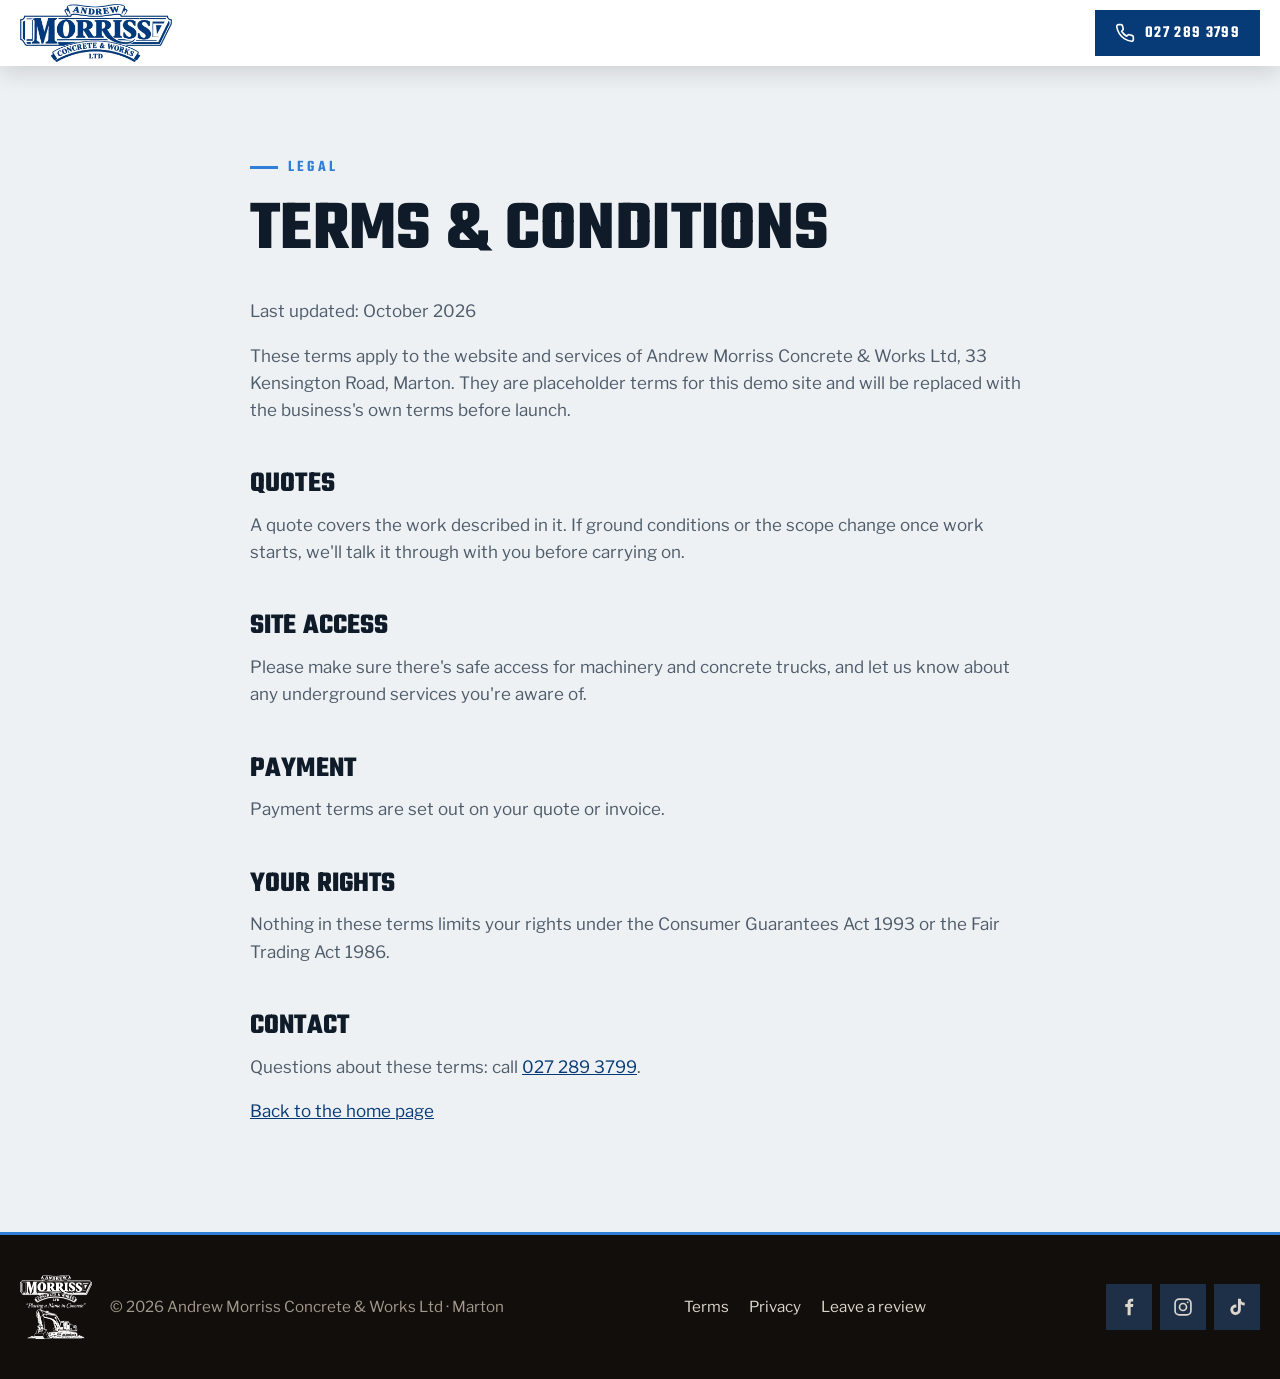
<file: terms.html>
<!DOCTYPE html>
<html lang="en-NZ">
<head>
<meta charset="utf-8">
<meta name="viewport" content="width=device-width, initial-scale=1">
<meta name="robots" content="noindex">
<title>Terms &amp; Conditions | Andrew Morriss Concrete &amp; Works</title>
<meta name="description" content="Terms &amp; Conditions for Andrew Morriss Concrete &amp; Works Ltd, Marton.">
<link rel="icon" href="img/favicon.png" type="image/png">
<link rel="apple-touch-icon" href="img/apple-touch-icon.png">
<link rel="preconnect" href="https://fonts.googleapis.com">
<link rel="preconnect" href="https://fonts.gstatic.com" crossorigin>
<link href="https://fonts.googleapis.com/css2?family=Teko:wght@500;600;700&family=Libre+Franklin:wght@400;500;600;700&display=swap" rel="stylesheet">
<link rel="stylesheet" href="style.css">
</head>
<body>
<svg width="0" height="0" style="position:absolute" aria-hidden="true">
  <symbol id="i-phone" viewBox="0 0 24 24" fill="none" stroke="currentColor" stroke-width="2" stroke-linecap="round" stroke-linejoin="round"><path d="M22 16.9v3a2 2 0 0 1-2.2 2 19.8 19.8 0 0 1-8.6-3.1 19.5 19.5 0 0 1-6-6A19.8 19.8 0 0 1 2.1 4.2 2 2 0 0 1 4.1 2h3a2 2 0 0 1 2 1.7c.1 1 .4 1.9.7 2.8a2 2 0 0 1-.5 2.1L8 9.9a16 16 0 0 0 6 6l1.3-1.3a2 2 0 0 1 2.1-.4c.9.3 1.8.6 2.8.7a2 2 0 0 1 1.7 2z"/></symbol>
  <symbol id="i-mail" viewBox="0 0 24 24" fill="none" stroke="currentColor" stroke-width="2" stroke-linecap="round" stroke-linejoin="round"><rect x="2" y="4" width="20" height="16"/><path d="m22 7-10 6L2 7"/></symbol>
  <symbol id="i-pin" viewBox="0 0 24 24" fill="none" stroke="currentColor" stroke-width="2" stroke-linecap="round" stroke-linejoin="round"><path d="M20 10c0 6-8 12-8 12s-8-6-8-12a8 8 0 0 1 16 0z"/><circle cx="12" cy="10" r="3"/></symbol>
  <symbol id="i-clock" viewBox="0 0 24 24" fill="none" stroke="currentColor" stroke-width="2" stroke-linecap="round" stroke-linejoin="round"><circle cx="12" cy="12" r="10"/><path d="M12 6v6l4 2"/></symbol>
  <symbol id="i-check" viewBox="0 0 24 24" fill="none" stroke="currentColor" stroke-width="3" stroke-linecap="square"><path d="M20 6 9 17l-5-5"/></symbol>
  <symbol id="i-arrow" viewBox="0 0 24 24" fill="none" stroke="currentColor" stroke-width="2.5" stroke-linecap="square"><path d="M5 12h14M13 5l7 7-7 7"/></symbol>
  <symbol id="i-truck" viewBox="0 0 24 24" fill="none" stroke="currentColor" stroke-width="2" stroke-linecap="round" stroke-linejoin="round"><path d="M1 5h13v10H1zM14 9h4l3 3v3h-7"/><circle cx="5.5" cy="17.5" r="2"/><circle cx="17.5" cy="17.5" r="2"/></symbol>
  <symbol id="i-digger" viewBox="0 0 24 24" fill="none" stroke="currentColor" stroke-width="2" stroke-linecap="round" stroke-linejoin="round"><rect x="2" y="15" width="12" height="5" rx="2.5"/><path d="M4 15v-4h6l2 4M10 11V7l6-3 5 6-2 2"/><path d="m19 12-1 3h3z"/></symbol>
  <symbol id="i-handshake" viewBox="0 0 24 24" fill="none" stroke="currentColor" stroke-width="2" stroke-linecap="round" stroke-linejoin="round"><path d="M11 17l2 2a1 1 0 1 0 3-3"/><path d="m14 14 2.5 2.5a1 1 0 1 0 3-3l-3.9-3.9a2 2 0 0 0-2.8 0l-.9.9a1 1 0 1 1-3-3l2.8-2.8a5.8 5.8 0 0 1 7 .9L21 7"/><path d="m3 7 2.3-2.3a5.8 5.8 0 0 1 7 .9"/><path d="M3 7l6.4 6.4M7 11l2 2"/></symbol>
  <symbol id="i-play" viewBox="0 0 24 24" fill="currentColor"><path d="M8 5v14l11-7z"/></symbol>
  <symbol id="i-pause" viewBox="0 0 24 24" fill="currentColor"><path d="M6 5h4v14H6zM14 5h4v14h-4z"/></symbol>
  <symbol id="i-google" viewBox="0 0 24 24" fill="currentColor"><path d="M21.6 12.2c0-.7-.1-1.4-.2-2H12v3.8h5.4a4.6 4.6 0 0 1-2 3v2.5h3.2c1.9-1.7 3-4.3 3-7.3z"/><path d="M12 22c2.7 0 5-.9 6.6-2.4l-3.2-2.5c-.9.6-2 1-3.4 1-2.6 0-4.8-1.8-5.6-4.1H3.1v2.6A10 10 0 0 0 12 22z" opacity=".8"/><path d="M6.4 14c-.2-.6-.3-1.3-.3-2s.1-1.4.3-2V7.4H3.1a10 10 0 0 0 0 9.2z" opacity=".6"/><path d="M12 6c1.5 0 2.8.5 3.8 1.5l2.9-2.9A10 10 0 0 0 3.1 7.4L6.4 10C7.2 7.7 9.4 6 12 6z" opacity=".9"/></symbol>
  <symbol id="i-fb" viewBox="0 0 24 24" fill="currentColor"><path d="M14 8.5V6.8c0-.8.2-1.3 1.4-1.3H17V2.2c-.3 0-1.3-.1-2.5-.1-2.5 0-4.2 1.5-4.2 4.3v2.1H7.5V12h2.8v10H14V12h2.8l.4-3.5z"/></symbol>
  <symbol id="i-ig" viewBox="0 0 24 24" fill="none" stroke="currentColor" stroke-width="2"><rect x="2.5" y="2.5" width="19" height="19" rx="5"/><circle cx="12" cy="12" r="4.2"/><circle cx="17.6" cy="6.4" r="1.1" fill="currentColor" stroke="none"/></symbol>
  <symbol id="i-tt" viewBox="0 0 24 24" fill="currentColor"><path d="M16.6 2h-3.4v13.4a2.9 2.9 0 1 1-2.9-2.9c.3 0 .6 0 .9.1V9.1a6.3 6.3 0 1 0 5.4 6.3V8.6a8 8 0 0 0 4.6 1.5V6.7a4.7 4.7 0 0 1-4.6-4.7z"/></symbol>
</svg>
<header class="nav scrolled" id="nav">
  <div class="wrap">
    <a href="index.html" class="logo" aria-label="Andrew Morriss Concrete &amp; Works home"><img src="img/logo-wordmark.png" alt="Andrew Morriss Concrete &amp; Works Ltd" width="1144" height="437"></a>
    <div class="nav-right">
      <a class="btn btn-primary nav-call" href="tel:+64272893799"><svg class="icon" aria-hidden="true"><use href="#i-phone"/></svg><span class="label">027 289 3799</span><span class="sr">Call 027 289 3799</span></a>
    </div>
  </div>
</header>
<main class="legal">
  <div class="wrap">
    <span class="eyebrow">Legal</span>
    <h1>Terms &amp; Conditions</h1>
    <p>Last updated: October 2026</p>
    <p>These terms apply to the website and services of Andrew Morriss Concrete &amp; Works Ltd, 33 Kensington Road, Marton. They are placeholder terms for this demo site and will be replaced with the business's own terms before launch.</p>
    <h2>Quotes</h2>
    <p>A quote covers the work described in it. If ground conditions or the scope change once work starts, we'll talk it through with you before carrying on.</p>
    <h2>Site access</h2>
    <p>Please make sure there's safe access for machinery and concrete trucks, and let us know about any underground services you're aware of.</p>
    <h2>Payment</h2>
    <p>Payment terms are set out on your quote or invoice.</p>
    <h2>Your rights</h2>
    <p>Nothing in these terms limits your rights under the Consumer Guarantees Act 1993 or the Fair Trading Act 1986.</p>
    <h2>Contact</h2>
    <p>Questions about these terms: call <a href="tel:+64272893799">027 289 3799</a>.</p>
    <p><a href="index.html">Back to the home page</a></p>
  </div>
</main>
<footer class="footer">
  <div class="wrap">
    <div class="foot-brand">
      <img src="img/logo-full-white.png" alt="Andrew Morriss Concrete &amp; Works logo" width="1144" height="1012" loading="lazy">
      <span>© <span id="year">2026</span> Andrew Morriss Concrete &amp; Works Ltd · Marton</span>
    </div>
    <div class="footer-links">
      <a href="terms.html">Terms</a>
      <a href="privacy.html">Privacy</a>
      <a href="https://search.google.com/local/writereview?placeid=ChIJ86XpK9s7QG0R5JCkz9YjOi8" target="_blank" rel="noopener">Leave a review</a>
    </div>
    <div class="socials">
      <a href="https://www.facebook.com/search/top?q=Andrew%20Morriss%20Concrete%20Works" target="_blank" rel="noopener" aria-label="Search Facebook for Andrew Morriss Concrete"><svg aria-hidden="true"><use href="#i-fb"/></svg></a>
      <a href="https://www.instagram.com/explore/search/keyword/?q=Andrew%20Morriss%20Concrete" target="_blank" rel="noopener" aria-label="Search Instagram for Andrew Morriss Concrete"><svg aria-hidden="true"><use href="#i-ig"/></svg></a>
      <a href="https://www.tiktok.com/search?q=Andrew%20Morriss%20Concrete" target="_blank" rel="noopener" aria-label="Search TikTok for Andrew Morriss Concrete"><svg aria-hidden="true"><use href="#i-tt"/></svg></a>
    </div>
  </div>
</footer>
<script>document.getElementById('year').textContent=new Date().getFullYear();</script>
</body>
</html>
</file>
<file: style.css>
/* Andrew Morriss Concrete & Works: image-led, logo blue on concrete grey, Teko + Libre Franklin */
:root{
  --accent:#2f7fd8;        /* bright logo blue for dark bands, the one accent */
  --accent-ink:#073b77;    /* logo blue on light */
  --brand:#073b77;
  --char:#0f1b29;
  --char-2:#142335;
  --char-3:#1d3048;
  --cream:#eef1f4;
  --ink:#0f1b29;
  --muted:#a9b6c4;
  --muted-dark:#4e5b69;
  --line:rgba(255,255,255,.1);
  --display:'Teko', 'Arial Narrow', sans-serif;
  --body:'Libre Franklin', Arial, sans-serif;
}
*,*::before,*::after{box-sizing:border-box}
html{scroll-behavior:smooth;scroll-padding-top:76px}
body{margin:0;font-family:var(--body);font-size:17px;line-height:1.6;color:#ebe6df;background:var(--char);overflow-x:hidden}
img{max-width:100%;height:auto;display:block;image-orientation:from-image}
a{color:var(--accent)}
h1,h2,h3{font-family:var(--display);text-transform:uppercase;line-height:1;margin:0 0 .45em;font-weight:700;letter-spacing:.005em}
h2{font-size:clamp(2.4rem,6vw,4.4rem)}
h3{font-size:1.65rem;font-weight:600}
p{margin:0 0 1em}
.sr{position:absolute;width:1px;height:1px;overflow:hidden;clip:rect(0 0 0 0);white-space:nowrap}
.skip{position:absolute;left:12px;top:-60px;z-index:100;background:var(--accent);color:#111;padding:10px 16px;font-weight:700;text-decoration:none}
.skip:focus{top:12px}
.wrap{max-width:1280px;margin:0 auto;padding:0 20px}
section{padding:100px 0;position:relative}
.band-dark{background:var(--char-2)}
.band-light{background:var(--cream);color:var(--ink)}
.band-light .muted{color:var(--muted-dark)}
.band-light .eyebrow{color:var(--accent-ink)}
.band-light .eyebrow::before{background:var(--accent-ink)}
.band-light a{color:var(--accent-ink)}
.muted{color:var(--muted)}
.eyebrow{display:inline-flex;align-items:center;gap:10px;font-family:var(--display);font-size:1rem;font-weight:600;letter-spacing:.2em;text-transform:uppercase;color:var(--accent);margin-bottom:16px}
.eyebrow::before{content:"";width:28px;height:3px;background:var(--accent)}
.section-head{display:flex;justify-content:space-between;align-items:flex-end;gap:30px;flex-wrap:wrap;margin-bottom:48px}
.section-head h2{margin:0;max-width:760px}
.section-head p{max-width:400px;margin:0}
.btn{display:inline-flex;align-items:center;justify-content:center;gap:10px;min-height:52px;padding:14px 26px;font-family:var(--display);font-size:1.15rem;font-weight:600;letter-spacing:.08em;text-transform:uppercase;text-decoration:none;border:2px solid transparent;transition:background .2s,color .2s,border-color .2s,transform .2s;cursor:pointer}
.btn-primary{background:var(--brand);color:#fff}
.btn-primary:hover{background:#fff;transform:translateY(-2px)}
.btn-ghost{border-color:#fff;color:#fff}
.btn-ghost:hover{background:#fff;color:#111}
.btn svg{width:20px;height:20px;flex:none}
:focus-visible{outline:3px solid var(--accent);outline-offset:3px}
.icon{width:26px;height:26px;flex:none}
.center{margin-top:36px;text-align:center}
.text-link{display:inline-flex;align-items:center;gap:8px;font-family:var(--display);font-size:1.1rem;letter-spacing:.1em;text-transform:uppercase;text-decoration:none;min-height:44px}
.text-link .icon{width:20px;height:20px}

/* ---------- NAV (white, dark text) ---------- */
.nav{position:fixed;top:0;left:0;right:0;z-index:50;background:#fff;color:var(--ink);box-shadow:0 1px 0 rgba(0,0,0,.08);transition:box-shadow .3s}
.nav .wrap{display:flex;align-items:center;justify-content:space-between;gap:16px;height:80px;transition:height .3s}
.nav.scrolled{box-shadow:0 6px 24px rgba(0,0,0,.14)}
.nav.scrolled .wrap{height:66px}
.logo{display:flex;align-items:center;gap:12px;color:var(--brand);text-decoration:none;font-family:var(--display);font-weight:700;font-size:1.45rem;text-transform:uppercase;letter-spacing:.04em;line-height:1;white-space:nowrap}
.logo img{width:auto;height:58px}
.logo small{display:block;font-family:var(--body);font-weight:600;font-size:.72rem;letter-spacing:.22em;color:var(--muted-dark);margin-top:4px}
.nav-links{display:flex;gap:28px;list-style:none;margin:0;padding:0}
.nav-links a{color:var(--ink);text-decoration:none;font-family:var(--display);font-weight:600;font-size:1.05rem;letter-spacing:.1em;text-transform:uppercase;position:relative;padding:4px 0}
.nav-links a::after{content:"";position:absolute;left:0;bottom:0;height:2px;width:0;background:var(--accent);transition:width .25s}
.nav-links a:hover::after{width:100%}
.nav-right{display:flex;align-items:center;gap:8px}
.nav-call{min-height:46px;padding:8px 18px;font-size:1.05rem}
.nav-call .icon{width:20px;height:20px}
.burger{display:none;background:none;border:0;color:var(--ink);width:46px;height:46px;padding:10px;cursor:pointer}
@media (max-width:1060px){
  .burger{display:block}
  .nav-links{display:none;position:absolute;top:100%;left:0;right:0;flex-direction:column;gap:0;background:#fff;padding:8px 20px 24px;border-top:3px solid var(--brand);box-shadow:0 14px 30px rgba(0,0,0,.18)}
  .nav-links.open{display:flex}
  .nav-links a{display:block;padding:14px 0;border-bottom:1px solid rgba(0,0,0,.08)}
}
@media (max-width:560px){.nav-call .label{display:none}.nav-call{padding:8px 13px}.logo img{height:46px}}

/* ---------- HERO (Ken Burns crossfade) ---------- */
.hero{min-height:100vh;min-height:100svh;display:flex;align-items:flex-end;color:#fff;background:var(--char);overflow:hidden;padding:150px 0 56px}
.hero-slides{position:absolute;inset:0}
.hero-slides img{position:absolute;inset:0;width:100%;height:100%;object-fit:cover;opacity:0;transform:scale(1.02);transition:opacity 1.6s ease;filter:saturate(.85) contrast(1.06)}
.hero-slides img.active{opacity:1;animation:kenburns 8s ease-out forwards}
.hero.paused .hero-slides img.active{animation-play-state:paused}
@keyframes kenburns{from{transform:scale(1.02) translate(0,0)}to{transform:scale(1.13) translate(-1.5%,-1%)}}
.hero::after{content:"";position:absolute;inset:0;background:linear-gradient(90deg,rgba(15,27,41,.86) 0%,rgba(15,27,41,.55) 55%,rgba(15,27,41,.32)),linear-gradient(0deg,rgba(15,27,41,.9),transparent 50%)}
.hero .wrap{position:relative;z-index:2;width:100%}
.hero h1{font-size:clamp(2.9rem,8.6vw,7.4rem);margin-bottom:22px}
.hero h1 .line{display:block;overflow:hidden;padding-bottom:.05em}
.hero h1 .line span{display:block}
.hero h1 .hl{color:var(--accent)}
.js .hero h1 .line span{transform:translateY(105%);animation:lineUp .9s cubic-bezier(.2,.8,.2,1) forwards}
.js .hero h1 .line:nth-child(2) span{animation-delay:.15s}
.js .hero h1 .line:nth-child(3) span{animation-delay:.3s}
@keyframes lineUp{to{transform:translateY(0)}}
.hero-bottom{display:flex;justify-content:space-between;align-items:flex-end;gap:30px;flex-wrap:wrap}
.hero p.lead{font-size:clamp(1.05rem,2vw,1.28rem);color:#e2ddd5;max-width:560px;margin:0}
.hero-ctas{display:flex;flex-wrap:wrap;gap:12px;margin:26px 0 0}
.js .hero-fade{opacity:0;animation:fadeIn .8s ease .6s forwards}
@keyframes fadeIn{to{opacity:1}}
.rating{display:inline-flex;align-items:center;gap:14px;padding:14px 20px;background:rgba(255,255,255,.1);border:1px solid rgba(255,255,255,.25);backdrop-filter:blur(12px);-webkit-backdrop-filter:blur(12px);color:#fff;text-decoration:none;transition:background .2s}
.rating:hover{background:rgba(255,255,255,.18)}
.rating .num{font-family:var(--display);font-size:2.4rem;font-weight:700;line-height:1}
.stars{color:var(--accent);letter-spacing:2px}
.rating small{display:block;color:#ddd6cc;font-size:.88rem}
.hero-controls{display:flex;align-items:center;gap:16px;margin-top:28px}
.slide-dots{display:flex;gap:8px}
.slide-dots span{width:40px;height:3px;background:rgba(255,255,255,.3);position:relative;overflow:hidden}
.slide-dots span.on::after{content:"";position:absolute;inset:0;background:var(--accent);animation:dot 6s linear forwards;transform-origin:left}
.hero.paused .slide-dots span.on::after{animation-play-state:paused}
@keyframes dot{from{transform:scaleX(0)}to{transform:scaleX(1)}}
.slide-toggle{width:44px;height:44px;display:grid;place-items:center;background:rgba(255,255,255,.1);border:1px solid rgba(255,255,255,.35);color:#fff;cursor:pointer;padding:0}
.slide-toggle:hover{background:rgba(255,255,255,.2)}
.slide-toggle svg{width:18px;height:18px}
.slide-toggle .i-play{display:none}
.slide-toggle[aria-pressed="true"] .i-play{display:block}
.slide-toggle[aria-pressed="true"] .i-pause{display:none}

/* ---------- TRUST STRIP ---------- */
.trust{padding:0;background:var(--brand);color:#fff}
.trust-grid{display:grid;grid-template-columns:repeat(3,1fr)}
.trust-item{display:flex;gap:14px;align-items:center;padding:26px 24px}
.trust-item+.trust-item{border-left:2px solid rgba(255,255,255,.18)}
.trust-item strong{display:block;font-family:var(--display);font-size:1.4rem;font-weight:700;text-transform:uppercase;letter-spacing:.03em;line-height:1.1}
.trust-item span{font-size:.95rem;font-weight:500}
@media (max-width:800px){.trust-grid{grid-template-columns:1fr}.trust-item+.trust-item{border-left:0;border-top:2px solid rgba(0,0,0,.15)}}

/* ---------- SERVICES (photo tiles) ---------- */
.tiles{display:grid;grid-template-columns:repeat(3,1fr);grid-auto-rows:340px;gap:6px}
.tile{position:relative;overflow:hidden;color:#fff;text-decoration:none;display:flex;align-items:flex-end;background:var(--char-3)}
.tile.wide{grid-column:span 2}
.tile.full{grid-column:1/-1}
.tile img{position:absolute;inset:0;width:100%;height:100%;object-fit:cover;filter:saturate(.85) contrast(1.06);transition:transform .8s cubic-bezier(.2,.8,.2,1)}
.tile::after{content:"";position:absolute;inset:0;background:linear-gradient(0deg,rgba(15,27,41,.94) 0%,rgba(15,27,41,.4) 55%,rgba(15,27,41,.15))}
.tile:hover img{transform:scale(1.07)}
.tile-body{position:relative;z-index:2;padding:28px}
.tile .num{font-family:var(--display);font-weight:600;color:var(--accent);letter-spacing:.15em;font-size:1rem;text-shadow:0 1px 8px rgba(0,0,0,.85)}
.tile h3{font-size:2rem;margin:4px 0 6px}
.tile p{margin:0;color:#ddd6cc;max-width:440px;font-size:.98rem}
@media (max-width:900px){.tiles{grid-template-columns:1fr 1fr;grid-auto-rows:300px}.tile.wide,.tile.full{grid-column:span 2}}
@media (max-width:600px){.tiles{grid-template-columns:1fr;grid-auto-rows:250px}.tile.wide,.tile.full{grid-column:auto}}

/* ---------- VIDEOS ---------- */
.videos-band{background:var(--char);padding-top:0}
.video-row{display:grid;grid-template-columns:repeat(3,minmax(0,340px));justify-content:center;gap:24px}
.video{margin:0}
.video-cover,.video iframe{display:block;width:100%;aspect-ratio:9/16;border:0;padding:0;background:var(--char-3)}
.video-cover{position:relative;cursor:pointer;overflow:hidden}
.video-cover img{width:100%;height:100%;object-fit:cover;filter:saturate(.85) contrast(1.06) brightness(.8);transition:transform .6s ease}
.video-cover:hover img{transform:scale(1.05)}
.video-cover .play{position:absolute;left:50%;top:50%;width:76px;height:76px;margin:-38px 0 0 -38px;display:grid;place-items:center;background:var(--accent);color:#16110c;transition:transform .2s}
.video-cover:hover .play{transform:scale(1.08)}
.video-cover .play svg{width:34px;height:34px}
.video figcaption{font-family:var(--display);text-transform:uppercase;letter-spacing:.1em;font-size:1rem;color:#ddd6cc;margin-top:12px}
@media (max-width:860px){.video-row{grid-template-columns:minmax(0,260px)}}

/* ---------- ABOUT ---------- */
.about-grid{display:grid;grid-template-columns:1.1fr 1fr;gap:64px;align-items:center}
.about-img{position:relative}
.about-img img{width:100%;aspect-ratio:4/5;object-fit:cover;filter:saturate(.85) contrast(1.06)}
.logo-panel{background:#fff;padding:40px;display:grid;place-items:center}
.logo-panel img{aspect-ratio:auto!important;object-fit:contain!important;filter:none!important;max-width:520px;width:100%}
.note{margin-top:22px;font-size:.88rem}
.corner-tag{position:absolute;left:-1px;bottom:-1px;background:var(--accent);color:#16110c;padding:18px 22px;font-family:var(--display);font-weight:700;font-size:1.3rem;text-transform:uppercase;letter-spacing:.06em;line-height:1.1}
.checklist{list-style:none;padding:0;margin:26px 0 0}
.checklist li{display:flex;gap:14px;align-items:center;padding:14px 0;border-bottom:1px solid rgba(0,0,0,.12);font-weight:600;font-size:1.05rem}
.checklist .icon{color:#fff;background:var(--brand);padding:5px;width:28px;height:28px}
@media (max-width:860px){.about-grid{grid-template-columns:1fr;gap:40px}.about-img img{aspect-ratio:4/3}}

/* ---------- STATS BAND ---------- */
.parallax{padding:0;height:520px;overflow:hidden;display:flex;align-items:center;color:#fff}
.parallax .bg{position:absolute;left:0;right:0;top:-20%;height:140%;background:var(--char-3) url('img/band-1920.webp') center/cover no-repeat;filter:saturate(.8) contrast(1.06);will-change:transform}
.parallax::after{content:"";position:absolute;inset:0;background:rgba(15,27,41,.66)}
.parallax .wrap{position:relative;z-index:2;width:100%}
.stats{display:grid;grid-template-columns:repeat(3,1fr);gap:30px}
.stat .n{font-family:var(--display);font-weight:700;text-transform:uppercase;font-size:clamp(3.6rem,9vw,6.4rem);line-height:.9;color:#fff}
.stat .n em{font-style:normal;color:var(--accent);font-size:.45em;letter-spacing:.04em}
.stat p{font-family:var(--display);text-transform:uppercase;letter-spacing:.12em;font-size:1.1rem;color:#e0d9cf;margin:10px 0 0}
@media (max-width:700px){.parallax{height:auto;padding:90px 0}.stats{grid-template-columns:1fr;gap:34px}}

/* ---------- GALLERY (masonry, natural ratios) ---------- */
.masonry{column-count:3;column-gap:8px}
.masonry figure{margin:0 0 8px;break-inside:avoid;position:relative;overflow:hidden;background:var(--char-3)}
.masonry img{width:100%;height:auto;display:block;filter:saturate(.85) contrast(1.06);transition:transform .7s ease}
.masonry figure:hover img{transform:scale(1.04)}
@media (max-width:900px){.masonry{column-count:2}}
@media (max-width:520px){.masonry{column-count:1}}

/* ---------- TEAM ---------- */
.team-grid{display:grid;grid-template-columns:minmax(0,520px);gap:6px}
.team-card{background:#fff;padding:36px 30px;border-top:4px solid var(--accent)}
.avatar{width:84px;height:84px;background:var(--char);color:#fff;display:grid;place-items:center;font-family:var(--display);font-size:2rem;font-weight:700;margin-bottom:20px;box-shadow:6px 6px 0 var(--accent)}
.avatar .icon{width:38px;height:38px;color:var(--accent)}
.team-card h3{color:var(--ink);margin-bottom:4px}
.team-card .role{font-family:var(--display);text-transform:uppercase;letter-spacing:.14em;color:var(--accent-ink);font-weight:600;margin-bottom:12px}
.team-card p{margin:0;color:var(--muted-dark)}
@media (max-width:800px){.team-grid{grid-template-columns:1fr}}

/* ---------- REVIEWS ---------- */
.reviews-grid{display:grid;grid-template-columns:repeat(3,1fr);gap:6px}
.reviews-grid.two{grid-template-columns:repeat(2,minmax(0,520px))}
.review p.rating-only{color:var(--muted);font-style:italic}
.review{background:var(--char-3);padding:34px 30px;display:flex;flex-direction:column;gap:14px;position:relative}
.review::before{content:"\201C";position:absolute;right:24px;top:0;font-family:var(--display);font-size:7rem;line-height:1;color:var(--accent);opacity:.25}
.review p{margin:0;flex:1;font-size:1.02rem}
.review footer{font-size:.92rem;color:var(--muted)}
.review footer strong{color:#fff;display:block;font-family:var(--display);text-transform:uppercase;letter-spacing:.08em;font-size:1.1rem;font-weight:600}
@media (max-width:1000px){.reviews-grid,.reviews-grid.two{grid-template-columns:1fr 1fr}}
@media (max-width:680px){.reviews-grid,.reviews-grid.two{grid-template-columns:1fr}}

/* ---------- LEAVE A REVIEW ---------- */
.review-banner{background:var(--brand);color:#fff;padding:60px 0}
.review-banner .wrap{display:flex;align-items:center;justify-content:space-between;gap:24px;flex-wrap:wrap}
.review-banner h2{margin:0;font-size:clamp(2rem,5vw,3.3rem)}
.review-banner p{margin:6px 0 0;font-weight:500}
.review-banner .btn{background:#fff;color:var(--brand)}
.review-banner .btn:hover{background:var(--cream);color:var(--brand)}

/* ---------- FAQ ---------- */
.faq-grid{display:grid;grid-template-columns:1fr 1.6fr;gap:60px}
.faq-list details{border-bottom:1px solid rgba(0,0,0,.15)}
.faq-list details:first-child{border-top:1px solid rgba(0,0,0,.15)}
.faq-list summary{list-style:none;cursor:pointer;padding:22px 50px 22px 0;font-family:var(--display);font-size:1.4rem;font-weight:600;text-transform:uppercase;letter-spacing:.02em;position:relative;min-height:44px}
.faq-list summary::-webkit-details-marker{display:none}
.faq-list summary::after{content:"";position:absolute;right:6px;top:50%;width:14px;height:14px;border-right:3px solid var(--accent-ink);border-bottom:3px solid var(--accent-ink);transform:translateY(-70%) rotate(45deg);transition:transform .3s}
.faq-list details[open] summary::after{transform:translateY(-30%) rotate(225deg)}
.faq-list details p{padding:0 0 22px;margin:0;color:var(--muted-dark)}
@media (max-width:860px){.faq-grid{grid-template-columns:1fr;gap:20px}}

/* ---------- CONTACT ---------- */
.contact{background:var(--char)}
.contact-grid{display:grid;grid-template-columns:1fr 1fr;gap:64px;align-items:start}
.contact-rows{list-style:none;padding:0;margin:28px 0}
.contact-rows li{display:flex;gap:16px;align-items:center;padding:14px 0;border-bottom:1px solid var(--line);font-size:1.05rem}
.contact-rows .icon{color:var(--accent)}
.contact-rows a{color:#fff;text-decoration:none}
.contact-actions{display:flex;flex-direction:column;gap:10px}
.contact-actions .btn-primary{background:var(--accent)}
.contact-actions .btn{min-height:96px;font-size:1.55rem;justify-content:space-between;padding:20px 30px;text-align:left}
.contact-actions .btn svg{width:30px;height:30px}
.socials{display:flex;gap:8px}
.socials a{width:46px;height:46px;display:grid;place-items:center;background:var(--char-3);color:#fff;transition:background .2s,color .2s}
.socials a:hover{background:var(--accent);color:#111}
.socials svg{width:20px;height:20px}
@media (max-width:860px){.contact-grid{grid-template-columns:1fr;gap:40px}.contact-actions .btn-primary{background:var(--accent)}
.contact-actions .btn{min-height:80px;font-size:1.25rem}}

/* ---------- MAP ---------- */
.map{padding:0;background:var(--char)}
.map iframe{width:100%;height:440px;border:0;display:block;filter:grayscale(.5) contrast(1.05)}

/* ---------- FOOTER ---------- */
.footer{background:#120e0b;color:#a39a8e;padding:40px 0;font-size:.95rem;border-top:3px solid var(--accent)}
.footer .wrap{display:flex;flex-wrap:wrap;gap:22px;justify-content:space-between;align-items:center}
.foot-brand{display:flex;align-items:center;gap:18px}
.foot-brand img{width:auto;height:64px}
.footer a{color:#ddd6cc;text-decoration:none}
.footer a:hover{color:var(--accent)}
.footer-links{display:flex;flex-wrap:wrap;gap:20px}
.footer-links a{min-height:44px;display:inline-flex;align-items:center}

/* ---------- SCROLL REVEALS ---------- */
.js .reveal{opacity:0;transform:translateY(34px);transition:opacity .8s ease,transform .8s cubic-bezier(.2,.8,.2,1)}
.js .reveal.in{opacity:1;transform:none}
.js .wipe>img{clip-path:inset(0 100% 0 0);transition:clip-path 1.1s cubic-bezier(.77,0,.18,1),transform .8s cubic-bezier(.2,.8,.2,1)}
.js .wipe-up>img{clip-path:inset(100% 0 0 0);transition:clip-path 1s cubic-bezier(.77,0,.18,1),transform .7s ease}
.js .wipe.in>img,.js .wipe-up.in>img{clip-path:inset(0 0 0 0)}

@media (max-width:600px){section{padding:60px 0}.videos-band{padding-top:0}.map iframe{height:320px}.section-head{margin-bottom:34px}.hero{padding-top:120px}}

@media (prefers-reduced-motion:reduce){
  html{scroll-behavior:auto}
  *,*::before,*::after{animation:none!important;transition:none!important}
  .js .reveal{opacity:1;transform:none}
  .js .wipe>img,.js .wipe-up>img{clip-path:none}
  .js .hero h1 .line span{transform:none}
  .js .hero-fade{opacity:1}
  .hero-slides img.active{transform:none}
  .parallax .bg{transform:none!important}
}

/* ---------- LEGAL PAGES ---------- */
.legal{background:var(--cream);color:var(--ink);padding:150px 0 90px}
.legal .wrap{max-width:820px}
.legal h1{font-size:clamp(2.6rem,7vw,4.4rem)}
.legal h2{font-size:1.8rem;margin-top:1.6em}
.legal p,.legal li{color:var(--muted-dark)}
.legal a{color:var(--accent-ink)}
</file>
